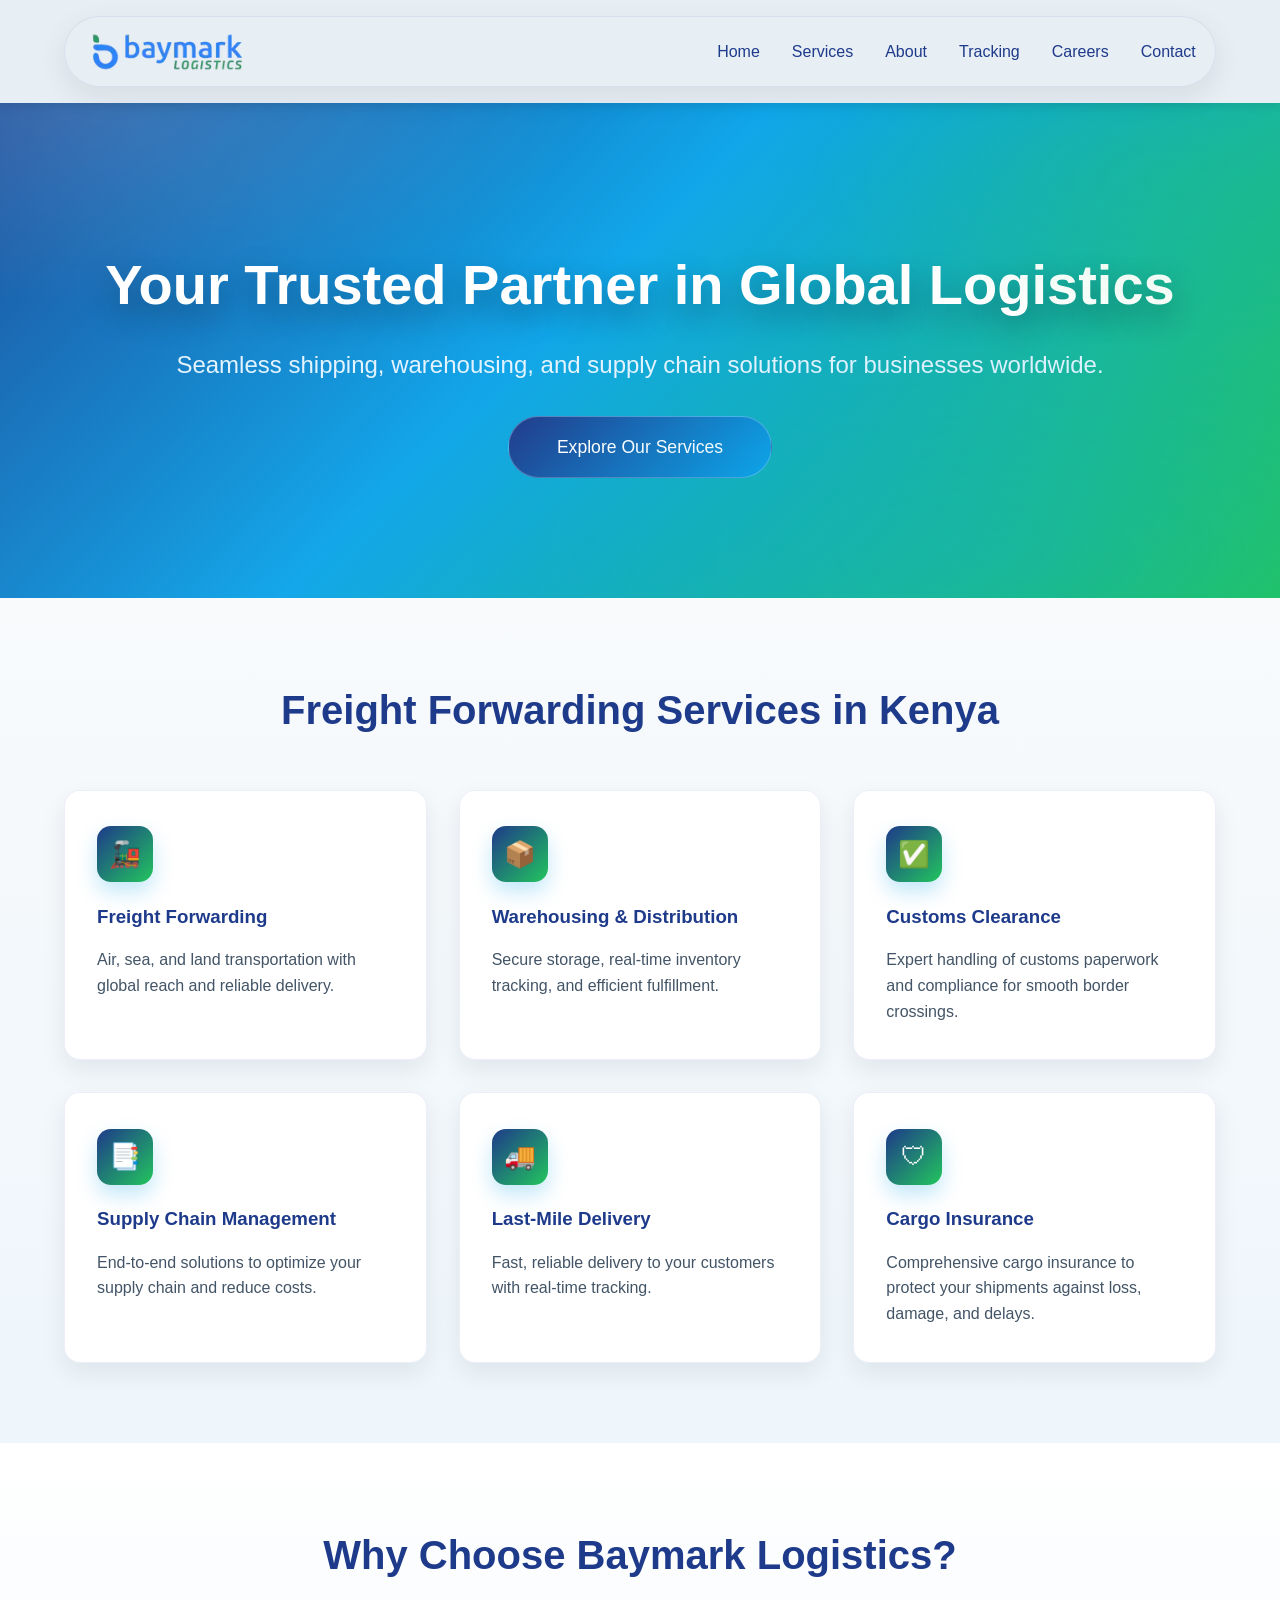
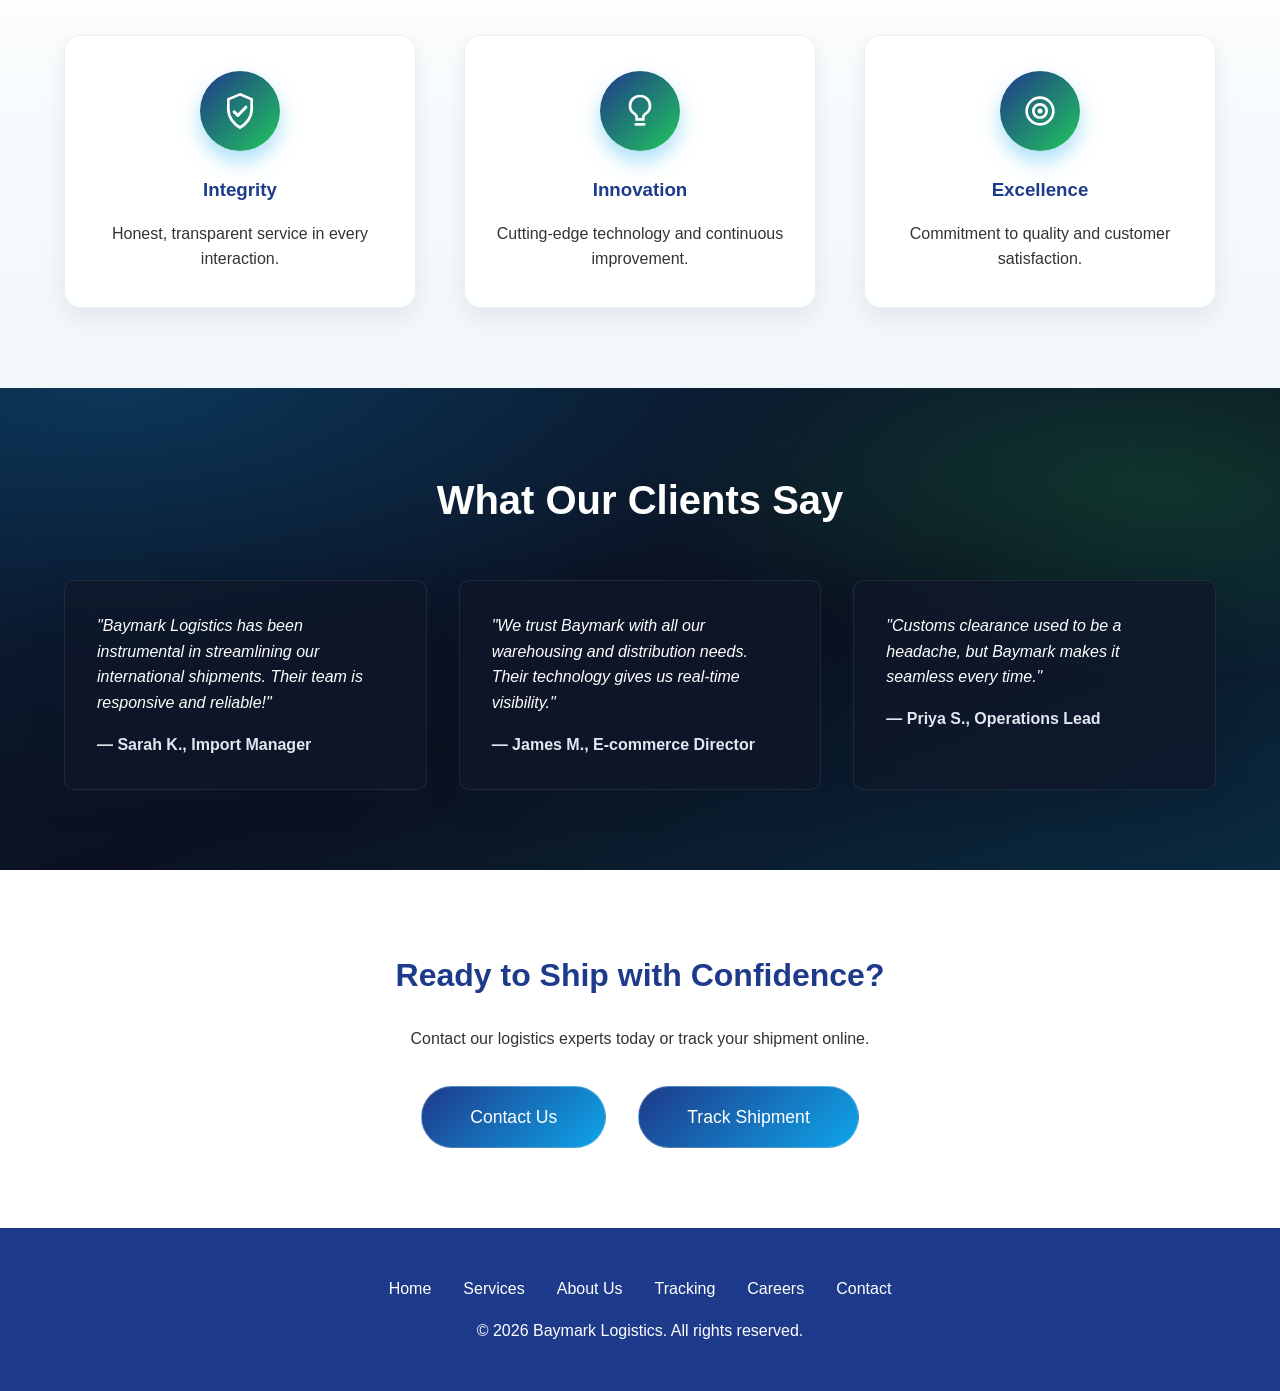
<file: index.html>
<!DOCTYPE html>
<html lang="en">
<head>
    <meta charset="UTF-8">
    <meta name="viewport" content="width=device-width, initial-scale=1.0">
    <meta name="theme-color" content="#0b3d91">
    <title>Baymark Logistics Kenya | Freight Forwarding & Global Logistics Solutions</title>

    <meta name="description" content="Baymark Logistics Kenya offers global freight forwarding, warehousing, customs clearance, and supply chain solutions for businesses worldwide.">

    <link rel="preload" as="image" href="logo/logobg.webp" type="image/webp">

    
    <!-- Favicon -->
  <link rel="icon" href="logo/logoIcon-ICO.ico" type="image/x-icon">
    <link rel="preload" href="index.css" as="style">
<link rel="stylesheet" href="index.css">
    
    <!-- Facebook Meta Tags -->
    <meta property="og:title" content="Baymark Logistics - Global Logistics Solutions">
    <meta property="og:description" content="Seamless shipping, warehousing, and supply chain solutions for businesses worldwide.">
    <meta property="og:image" content="https://baymark.co.ke/logo/logobg.webp">
    <meta property="og:image:alt" content="Baymark Logistics - Global Logistics Solutions">
    <meta property="og:site_name" content="Baymark Logistics">
    <meta property="og:locale" content="en_US">
    <meta property="og:image:width" content="1200">
    <meta property="og:image:height" content="630">
    <meta property="og:url" content="https://baymark.co.ke/">
    <meta property="og:type" content="website">
   
    <!-- Twitter Meta Tags -->      
    <meta name="twitter:title" content="Baymark Logistics - Global Logistics Solutions">
    <meta name="twitter:description" content="Seamless shipping, warehousing, and supply chain solutions for businesses worldwide.">
    <meta name="twitter:image" content="https://baymark.co.ke/logo/logobg.webp">
    <meta name="twitter:image:alt" content="Baymark Logistics - Global Logistics Solutions">
    <meta name="twitter:url" content="https://baymark.co.ke/">
    <meta name="twitter:card" content="summary_large_image">
    
   <!-- Preconnect for faster DNS -->
<link rel="preconnect" href="https://fonts.googleapis.com">
<link rel="preconnect" href="https://fonts.gstatic.com" crossorigin>

<!-- Combine all fonts into one request -->
<link rel="preload" as="style" href="https://fonts.googleapis.com/css2?family=Roboto:wght@400;700&family=Montserrat:wght@400;700&family=Open+Sans:wght@400;700&display=swap">
<link rel="stylesheet" href="https://fonts.googleapis.com/css2?family=Roboto:wght@400;700&family=Montserrat:wght@400;700&family=Open+Sans:wght@400;700&display=swap" media="print" onload="this.media='all'">
<noscript><link rel="stylesheet" href="https://fonts.googleapis.com/css2?family=Roboto:wght@400;700&family=Montserrat:wght@400;700&family=Open+Sans:wght@400;700&display=swap"></noscript>
    

    <!-- Canonical URL to avoid duplicate content issues -->
   <link rel="canonical" href="https://baymark.co.ke/">
    
   <!-- Sitemap -->
<link rel="sitemap" type="application/xml" title="Sitemap" href="https://baymark.co.ke/sitemap.xml">

    <!-- Robots Meta Tag -->
<meta name="robots" content="index, follow">

<!-- Structured Data for Google -->
<script type="application/ld+json">
{
  "@context": "https://schema.org",
  "@type": "Organization",
  "name": "Baymark Logistics",
  "url": "https://baymark.co.ke",
  "logo": "https://baymark.co.ke/logo/logobg.webp",
  
  "contactPoint": {
    "@type": "ContactPoint",
    "telephone": "+254-703-880273",
    "contactType": "Customer Service",
    "areaServed": "KE",
    "availableLanguage": "English"
  }
}
</script>
<script type="application/ld+json">
{
  "@context": "https://schema.org",
  "@type": "WebSite",
  "name": "Baymark Logistics",
  "url": "https://baymark.co.ke",
  "potentialAction": {
    "@type": "SearchAction",
    "target": "https://baymark.co.ke/services.html",
    "query-input": "required name=search_term_string"
  }
}
</script>

</head>
<body>
    <nav>
        <div class="container">
            <a href="index.html" class="logo"><img src="logo/logobg.webp" alt="Baymark Logistics Logo" width="200" height="60"></a>
           
            <ul class="nav-links">
                <li><a href="index.html">Home</a></li>
                <li><a href="services.html">Services</a></li>
                <li><a href="about.html">About</a></li>
                <li><a href="tracking.html">Tracking</a></li>
                <li><a href="careers.html">Careers</a></li>
                <li><a href="contact.html">Contact</a></li>
            </ul> 
            <div class="hamburger">
            <span></span>
            <span></span>
            <span></span>
        </div>
        </div>
    </nav>

    <section class="hero">
        <h1>Your Trusted Partner in Global Logistics</h1>
        <p>Seamless shipping, warehousing, and supply chain solutions for businesses worldwide.</p>
        <a href="services.html" class="cta-button">Explore Our Services</a>
    </section>

    <section class="services">
        <h2 class="section-title">Freight Forwarding Services in Kenya</h2>
        <div class="services-grid">
            <div class="service-card">
                <div class="service-icon">&#128642;</div>
                <h3>Freight Forwarding</h3>
                <p>Air, sea, and land transportation with global reach and reliable delivery.</p>
            </div>
            <div class="service-card">
                <div class="service-icon">&#128230;</div>
                <h3>Warehousing & Distribution</h3>
                <p>Secure storage, real-time inventory tracking, and efficient fulfillment.</p>
            </div>
            <div class="service-card">
                <div class="service-icon">&#9989;</div>
                <h3>Customs Clearance</h3>
                <p>Expert handling of customs paperwork and compliance for smooth border crossings.</p>
            </div>
            <div class="service-card">
                <div class="service-icon">&#128209;</div>
                <h3>Supply Chain Management</h3>
                <p>End-to-end solutions to optimize your supply chain and reduce costs.</p>
            </div>
            <div class="service-card">
                <div class="service-icon">&#128666;</div>
                <h3>Last-Mile Delivery</h3>
                <p>Fast, reliable delivery to your customers with real-time tracking.</p>
            </div>        
            <div class="service-card">
                <div class="service-icon">&#128737;</div>
                <h3>Cargo Insurance</h3>
                <p>Comprehensive cargo insurance to protect your shipments against loss, damage, and delays.</p>
            </div>
        </div>
    </section>

        <section class="features">
        <h2 class="section-title">Why Choose Baymark Logistics?</h2>
        <div class="features-grid">
            <div class="feature-item">
                <div class="feature-icon" aria-hidden="true">
                    <svg viewBox="0 0 24 24" role="img" focusable="false">
                        <path d="M12 2l7 3v6c0 5-3.5 9-7 11-3.5-2-7-6-7-11V5l7-3z" fill="none" stroke="currentColor" stroke-width="1.6"/>
                        <path d="M8.5 12.5l2.2 2.2 4.8-5" fill="none" stroke="currentColor" stroke-width="1.8" stroke-linecap="round" stroke-linejoin="round"/>
                    </svg>
                </div>
                <h3>Integrity</h3>
                <p>Honest, transparent service in every interaction.</p>
            </div>
            <div class="feature-item">
                <div class="feature-icon" aria-hidden="true">
                    <svg viewBox="0 0 24 24" role="img" focusable="false">
                        <path d="M12 3c3.3 0 6 2.6 6 5.8 0 2.1-1.1 3.9-2.8 4.9-.6.4-1.2 1.2-1.2 2.1V17H10v-1.2c0-.9-.6-1.7-1.2-2.1C7.1 12.7 6 10.9 6 8.8 6 5.6 8.7 3 12 3z" fill="none" stroke="currentColor" stroke-width="1.6" stroke-linecap="round"/>
                        <path d="M9.5 20h5" fill="none" stroke="currentColor" stroke-width="1.6" stroke-linecap="round"/>
                    </svg>
                </div>
                <h3>Innovation</h3>
                <p>Cutting-edge technology and continuous improvement.</p>
            </div>
            <div class="feature-item">
                <div class="feature-icon" aria-hidden="true">
                    <svg viewBox="0 0 24 24" role="img" focusable="false">
                        <circle cx="12" cy="12" r="8" fill="none" stroke="currentColor" stroke-width="1.6"/>
                        <circle cx="12" cy="12" r="4" fill="none" stroke="currentColor" stroke-width="1.6"/>
                        <circle cx="12" cy="12" r="1.5" fill="currentColor"/>
                    </svg>
                </div>
                <h3>Excellence</h3>
                <p>Commitment to quality and customer satisfaction.</p>
            </div>
        </div>
    </section>

    <section class="testimonials">
        <h2 class="section-title" style="color: white;">What Our Clients Say</h2>
        <div class="testimonials-grid">
            <div class="testimonial-card">
                <p>"Baymark Logistics has been instrumental in streamlining our international shipments. Their team is responsive and reliable!"</p>
                <div class="testimonial-author">— Sarah K., Import Manager</div>
            </div>
            <div class="testimonial-card">
                <p>"We trust Baymark with all our warehousing and distribution needs. Their technology gives us real-time visibility."</p>
                <div class="testimonial-author">— James M., E-commerce Director</div>
            </div>
            <div class="testimonial-card">
                <p>"Customs clearance used to be a headache, but Baymark makes it seamless every time."</p>
                <div class="testimonial-author">— Priya S., Operations Lead</div>
            </div>
        </div>
    </section>

    <section class="content-section" style="text-align: center;">
        <h2>Ready to Ship with Confidence?</h2>
        <p>Contact our logistics experts today or track your shipment online.</p>
        <div class="cta-buttons-container">
            <a href="contact.html" class="cta-button" style="margin-right: 1rem;">Contact Us</a>
            <a href="tracking.html" class="cta-button">Track Shipment</a>
        </div>
    </section>

    <footer>
        <div class="footer-links">
            <a href="index.html">Home</a>
            <a href="services.html">Services</a>
            <a href="about.html">About Us</a>
            <a href="tracking.html">Tracking</a>
            <a href="careers.html">Careers</a>
            <a href="contact.html">Contact</a>
        </div>
        <p>&copy; 2026 Baymark Logistics. All rights reserved.</p>
    </footer>

    <script src="index.js" defer></script>
</body>
</html>
</file>
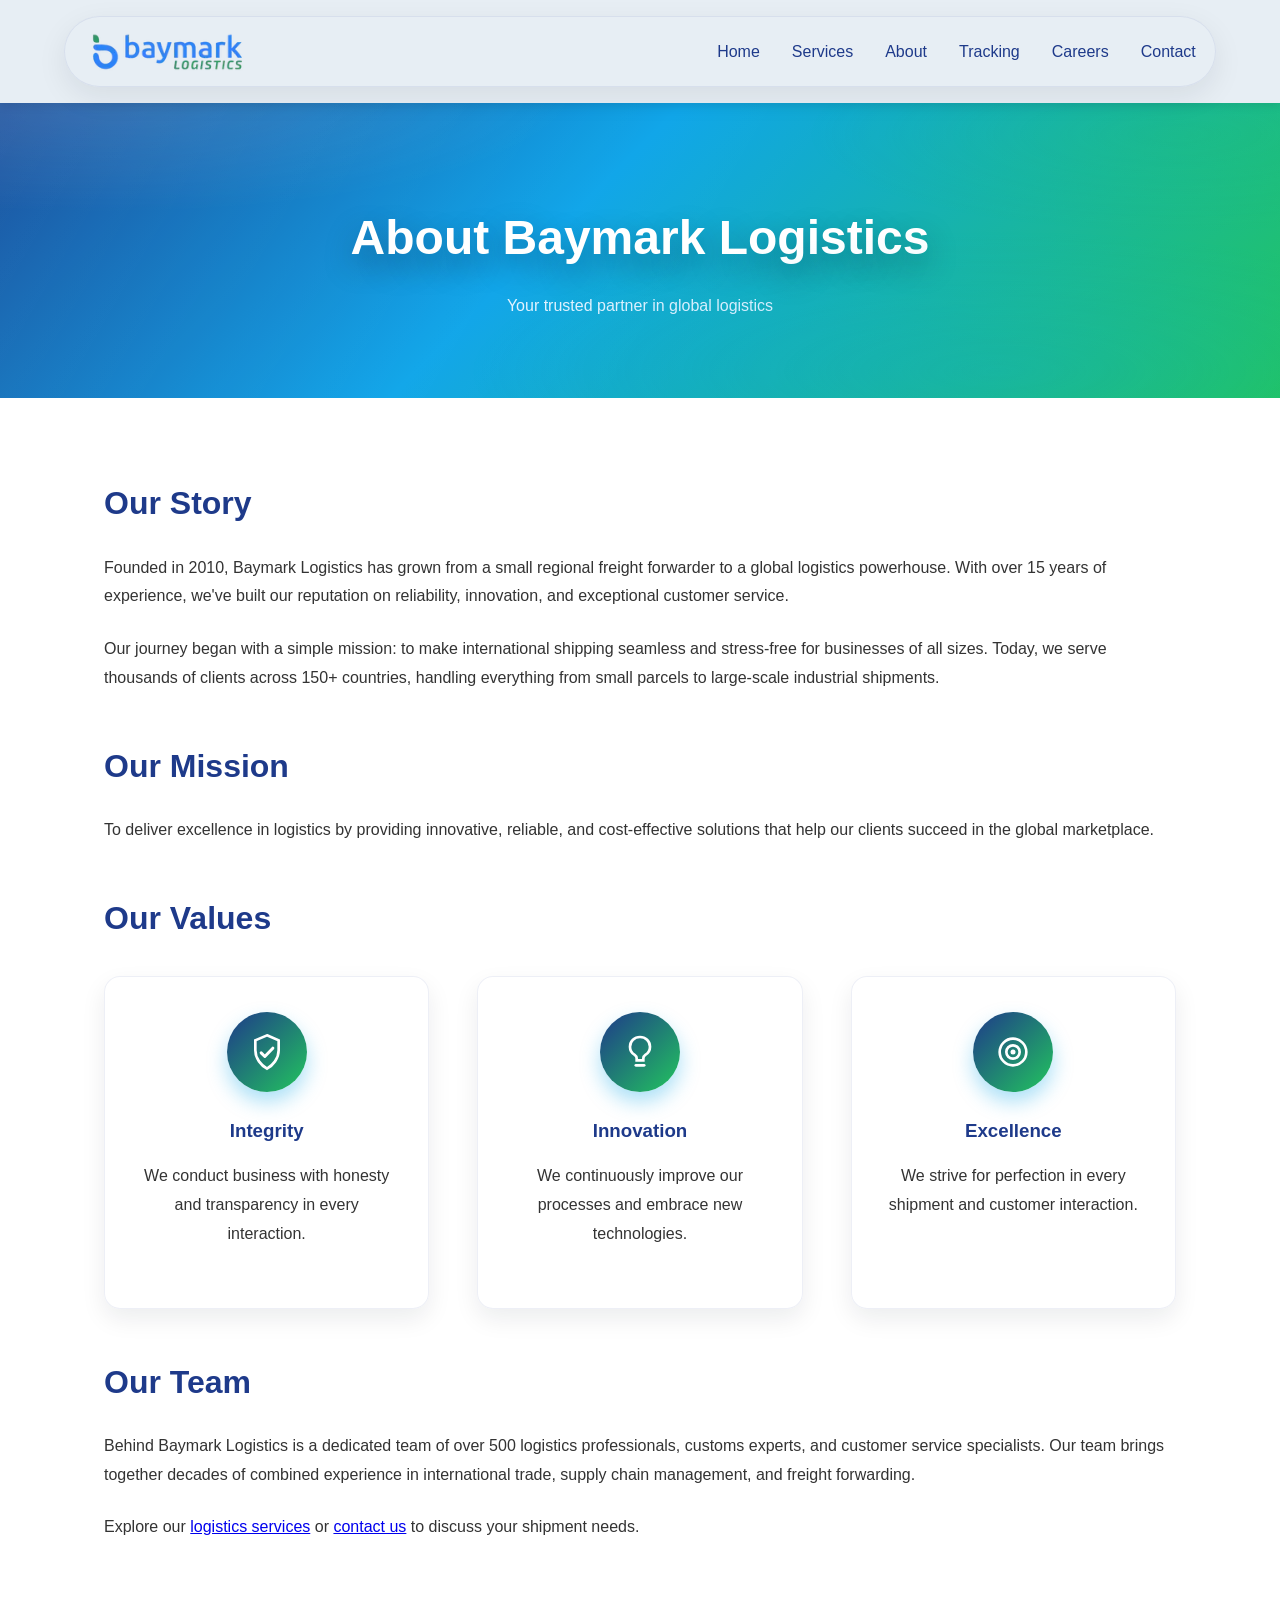
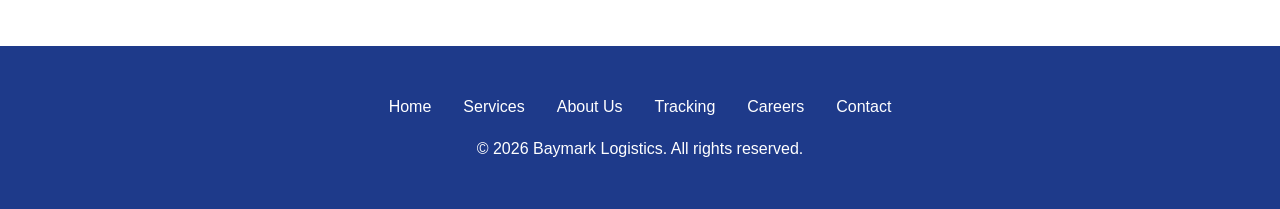
<file: about.html>
<!DOCTYPE html>
<html lang="en">
<head>
    <meta charset="UTF-8">
    <meta name="viewport" content="width=device-width, initial-scale=1.0">
    <meta name="theme-color" content="#0b3d91">
    <title>About Us - Baymark Logistics</title>
    <meta name="description" content="Learn more about Baymark Logistics, our mission, vision, and commitment to excellence in global logistics solutions.">

    <link rel="preload" as="image" href="logo/logobg.webp" type="image/webp">
   
    <!-- Favicon -->
  <link rel="icon" href="logo/logoIcon-ICO.ico" type="image/x-icon">
    <link rel="preload" href="index.css" as="style">
<link rel="stylesheet" href="index.css">

    
    <!-- Facebook Meta Tags -->
    <meta property="og:title" content="Baymark Logistics - Global Logistics Solutions">
    <meta property="og:description" content="Learn more about Baymark Logistics and our commitment to excellence in global logistics.">
    <meta property="og:image" content="https://baymark.co.ke/logo/logobg.webp">
    <meta property="og:image:alt" content="Baymark Logistics - Global Logistics Solutions">
    <meta property="og:site_name" content="Baymark Logistics">
    <meta property="og:locale" content="en_US">
    <meta property="og:image:width" content="1200">
    <meta property="og:image:height" content="630">
    <meta property="og:url" content="https://baymark.co.ke/about.html">
    <meta property="og:type" content="website">
    
    <!-- Twitter Meta Tags -->
    <meta name="twitter:title" content="Baymark Logistics - Global Logistics Solutions">
    <meta name="twitter:description" content="Learn more about Baymark Logistics and our commitment to excellence in global logistics.">
    <meta name="twitter:image" content="https://baymark.co.ke/logo/logobg.webp">
    <meta name="twitter:image:alt" content="Baymark Logistics - Global Logistics Solutions">
    <meta name="twitter:url" content="https://baymark.co.ke/about.html">
    <meta name="twitter:card" content="summary_large_image">
    
    <!-- Preconnect for faster DNS -->
<link rel="preconnect" href="https://fonts.googleapis.com">
<link rel="preconnect" href="https://fonts.gstatic.com" crossorigin>

<!-- Combine all fonts into one request -->
<link rel="preload" as="style" href="https://fonts.googleapis.com/css2?family=Roboto:wght@400;700&family=Montserrat:wght@400;700&family=Open+Sans:wght@400;700&display=swap">
<link rel="stylesheet" href="https://fonts.googleapis.com/css2?family=Roboto:wght@400;700&family=Montserrat:wght@400;700&family=Open+Sans:wght@400;700&display=swap" media="print" onload="this.media='all'">
<noscript><link rel="stylesheet" href="https://fonts.googleapis.com/css2?family=Roboto:wght@400;700&family=Montserrat:wght@400;700&family=Open+Sans:wght@400;700&display=swap"></noscript>

    <!-- Canonical URL to avoid duplicate content issues -->
   <link rel="canonical" href="https://baymark.co.ke/about.html">

    <!-- Sitemap -->
    <link rel="sitemap" type="application/xml" title="Sitemap" href="https://baymark.co.ke/sitemap.xml">
    <!-- Robots Meta Tag -->
<meta name="robots" content="index, follow">

<!-- Structured Data for Google -->
<script type="application/ld+json">
{
  "@context": "https://schema.org",
  "@type": "Organization",
  "name": "Baymark Logistics",
  "url": "https://baymark.co.ke/about.html",
  "logo": "https://baymark.co.ke/logo/logobg.webp",
  
  "contactPoint": {
    "@type": "ContactPoint",
    "telephone": "+254-703-880273",
    "contactType": "Customer Service",
    "areaServed": "KE",
    "availableLanguage": "English"
  }
}
</script>
</head>
<body>
    <nav>
        <div class="container">
            <a href="index.html" class="logo"><img src="logo/logobg.webp" alt="Baymark Logistics Logo" width="200" height="60"></a>
            
            <ul class="nav-links">
                <li><a href="index.html">Home</a></li>
                <li><a href="services.html">Services</a></li>
                <li><a href="about.html">About</a></li>
                <li><a href="tracking.html">Tracking</a></li>
                <li><a href="careers.html">Careers</a></li>
                <li><a href="contact.html">Contact</a></li>
            </ul>
            <div class="hamburger">
                <span></span>
                <span></span>
                <span></span>
            </div>
        </div>
    </nav>

    <section class="page-header">
        <h1>About Baymark Logistics</h1>
        <p>Your trusted partner in global logistics</p>
    </section>

    <section class="content-section">
        <h2>Our Story</h2>
        <p>Founded in 2010, Baymark Logistics has grown from a small regional freight forwarder to a global logistics powerhouse. With over 15 years of experience, we've built our reputation on reliability, innovation, and exceptional customer service.</p>
        
        <p>Our journey began with a simple mission: to make international shipping seamless and stress-free for businesses of all sizes. Today, we serve thousands of clients across 150+ countries, handling everything from small parcels to large-scale industrial shipments.</p>

        <h2 style="margin-top: 3rem;">Our Mission</h2>
        <p>To deliver excellence in logistics by providing innovative, reliable, and cost-effective solutions that help our clients succeed in the global marketplace.</p>

        <h2 style="margin-top: 3rem;">Our Values</h2>
        <div class="features-grid" style="margin-top: 2rem;">
            <div class="feature-item">
                <div class="feature-icon" aria-hidden="true">
                    <svg viewBox="0 0 24 24" role="img" focusable="false">
                        <path d="M12 2l7 3v6c0 5-3.5 9-7 11-3.5-2-7-6-7-11V5l7-3z" fill="none" stroke="currentColor" stroke-width="1.6"/>
                        <path d="M8.5 12.5l2.2 2.2 4.8-5" fill="none" stroke="currentColor" stroke-width="1.8" stroke-linecap="round" stroke-linejoin="round"/>
                    </svg>
                </div>
                <h3>Integrity</h3>
                <p>We conduct business with honesty and transparency in every interaction.</p>
            </div>
            <div class="feature-item">
                <div class="feature-icon" aria-hidden="true">
                    <svg viewBox="0 0 24 24" role="img" focusable="false">
                        <path d="M12 3c3.3 0 6 2.6 6 5.8 0 2.1-1.1 3.9-2.8 4.9-.6.4-1.2 1.2-1.2 2.1V17H10v-1.2c0-.9-.6-1.7-1.2-2.1C7.1 12.7 6 10.9 6 8.8 6 5.6 8.7 3 12 3z" fill="none" stroke="currentColor" stroke-width="1.6" stroke-linecap="round"/>
                        <path d="M9.5 20h5" fill="none" stroke="currentColor" stroke-width="1.6" stroke-linecap="round"/>
                    </svg>
                </div>
                <h3>Innovation</h3>
                <p>We continuously improve our processes and embrace new technologies.</p>
            </div>
            <div class="feature-item">
                <div class="feature-icon" aria-hidden="true">
                    <svg viewBox="0 0 24 24" role="img" focusable="false">
                        <circle cx="12" cy="12" r="8" fill="none" stroke="currentColor" stroke-width="1.6"/>
                        <circle cx="12" cy="12" r="4" fill="none" stroke="currentColor" stroke-width="1.6"/>
                        <circle cx="12" cy="12" r="1.5" fill="currentColor"/>
                    </svg>
                </div>
                <h3>Excellence</h3>
                <p>We strive for perfection in every shipment and customer interaction.</p>
            </div>
        </div>

        <h2 style="margin-top: 3rem;">Our Team</h2>
        <p>Behind Baymark Logistics is a dedicated team of over 500 logistics professionals, customs experts, and customer service specialists. Our team brings together decades of combined experience in international trade, supply chain management, and freight forwarding.</p>
        <p>Explore our <a href="services.html">logistics services</a> or <a href="contact.html">contact us</a> to discuss your shipment needs.</p>
    </section>

    <footer>
        <div class="footer-links">
            <a href="index.html">Home</a>
            <a href="services.html">Services</a>
            <a href="about.html">About Us</a>
            <a href="tracking.html">Tracking</a>
            <a href="careers.html">Careers</a>
            <a href="contact.html">Contact</a>
        </div>
        <p>&copy; 2026 Baymark Logistics. All rights reserved.</p>
    </footer>

    <script src="index.js" defer></script>
</body>
</html>
</file>
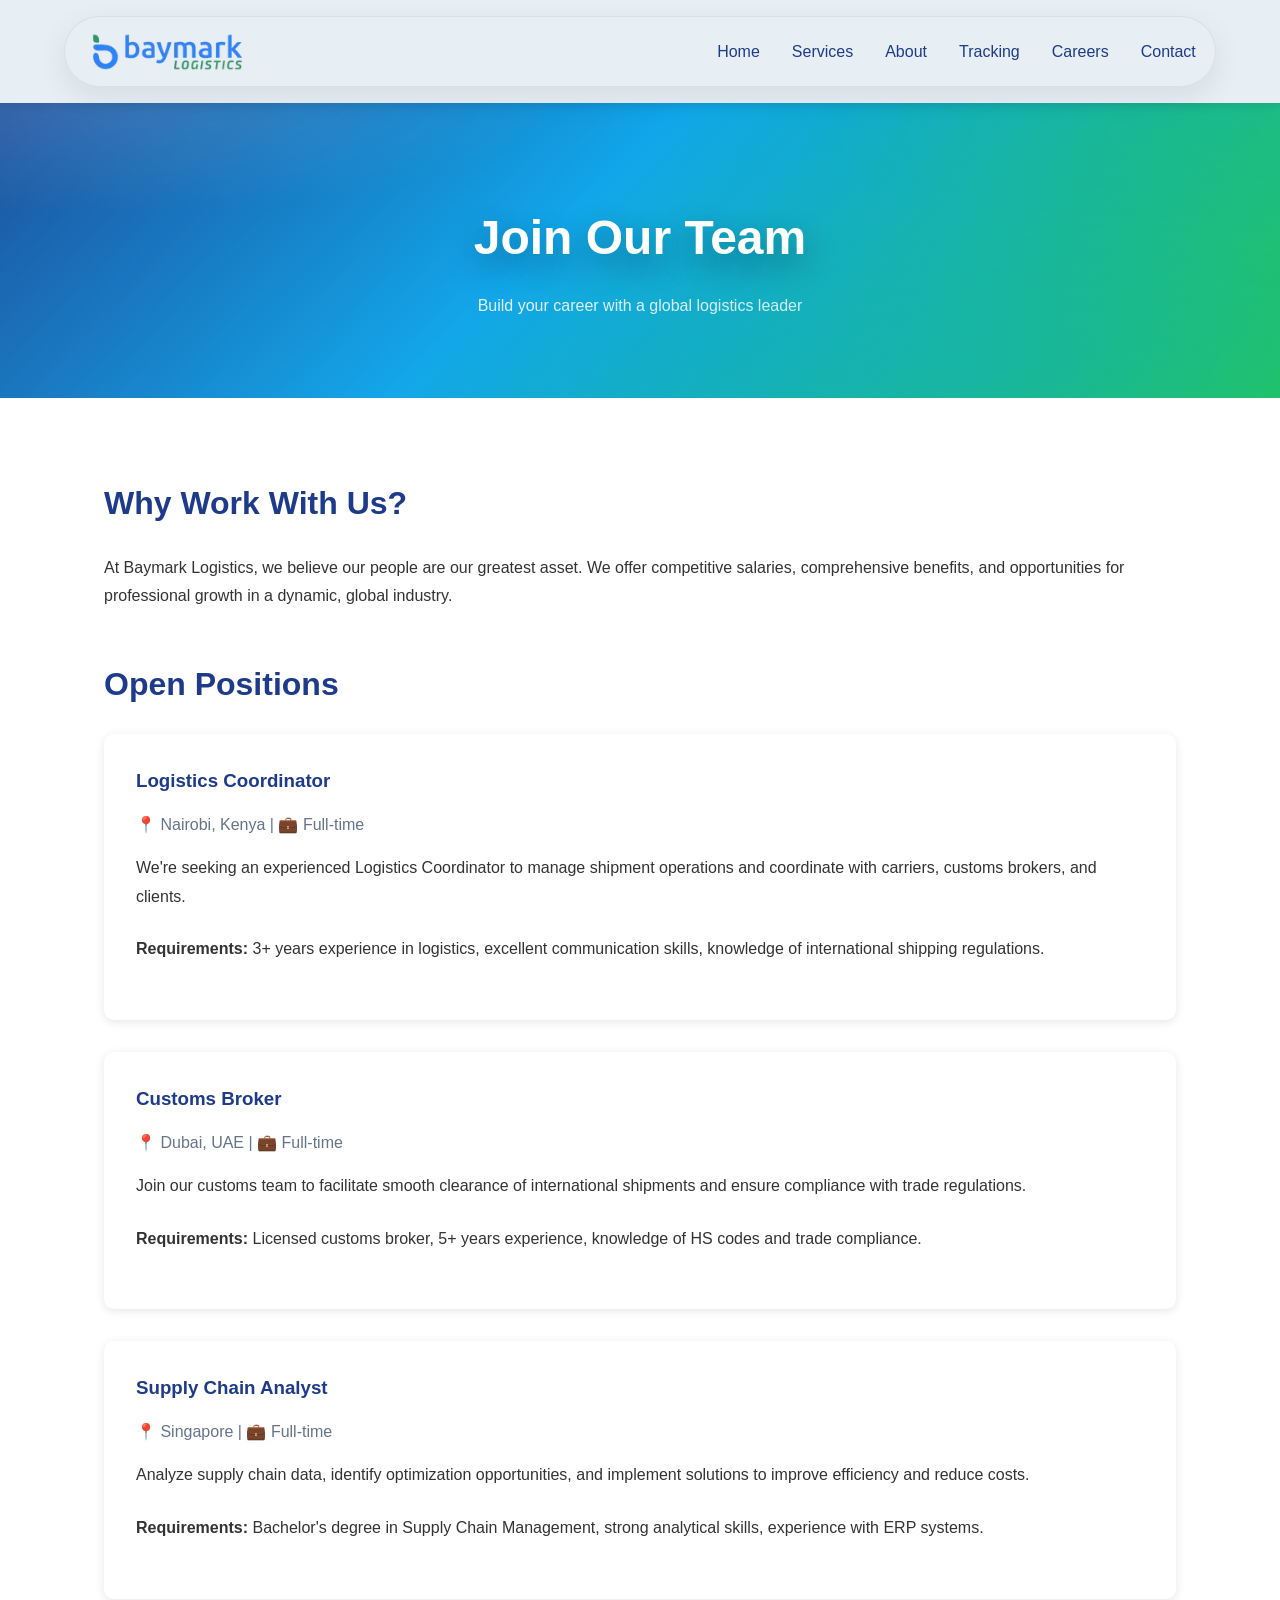
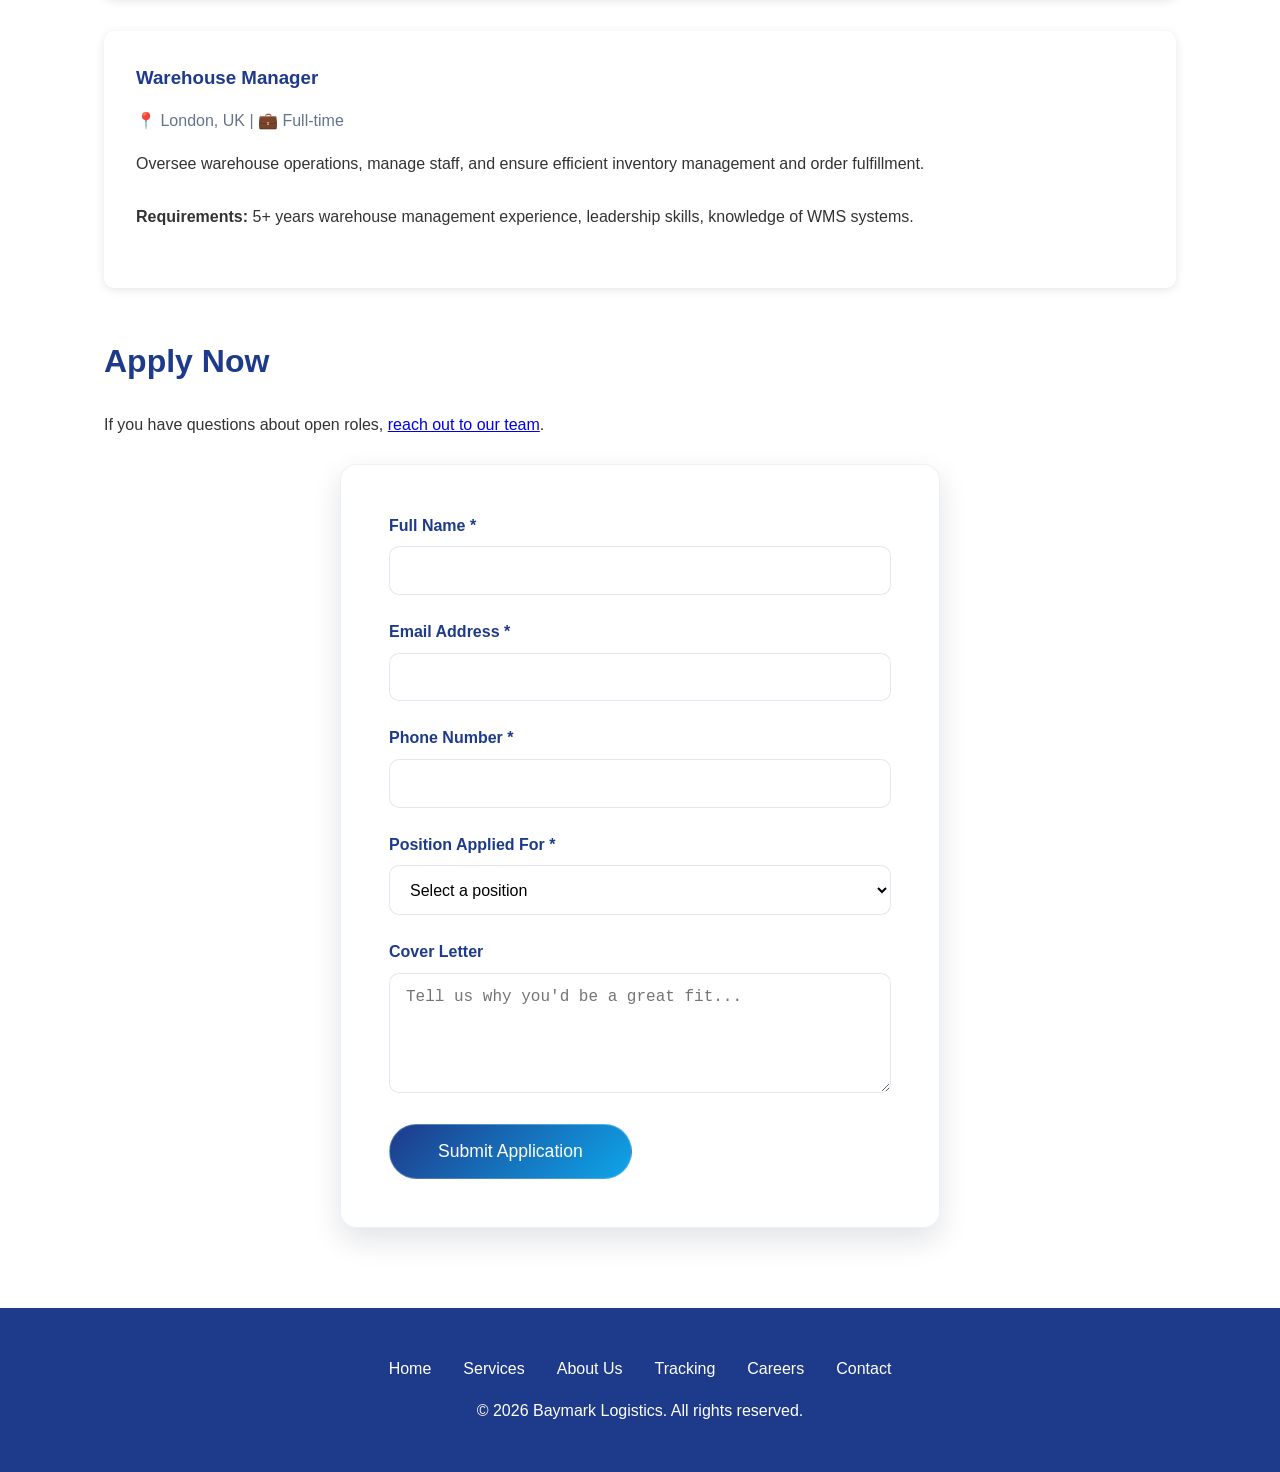
<file: careers.html>
<!DOCTYPE html>
<html lang="en">
<head>
    <meta charset="UTF-8">
    <meta name="viewport" content="width=device-width, initial-scale=1.0">
    <meta name="theme-color" content="#0b3d91">
    <title>Careers - Baymark Logistics</title>
    <meta name="description" content="Join our team and build your career with a global logistics leader.">

    <link rel="preload" as="image" href="logo/logobg.webp" type="image/webp">

    <!-- Favicon -->
  <link rel="icon" href="logo/logoIcon-ICO.ico" type="image/x-icon">
    <link rel="preload" href="index.css" as="style">
<link rel="stylesheet" href="index.css">
    
    <!-- Facebook Meta Tags -->
    <meta property="og:title" content="Careers - Baymark Logistics">
    <meta property="og:description" content="Join our team and build your career with a global logistics leader.">
    <meta property="og:image" content="https://baymark.co.ke/logo/logobg.webp">
    <meta property="og:image:alt" content="Baymark Logistics - Global Logistics Solutions">
    <meta property="og:site_name" content="Baymark Logistics">
    <meta property="og:locale" content="en_US">
    <meta property="og:image:width" content="1200">
    <meta property="og:image:height" content="630">
    <meta property="og:url" content="https://baymark.co.ke/careers.html">
    <meta property="og:type" content="website">

    <!-- Twitter Meta Tags -->
    <meta name="twitter:title" content="Careers - Baymark Logistics">
    <meta name="twitter:description" content="Join our team and build your career with a global logistics leader.">
    <meta name="twitter:image" content="https://baymark.co.ke/logo/logobg.webp">
    <meta name="twitter:image:alt" content="Baymark Logistics - Global Logistics Solutions">
    <meta name="twitter:url" content="https://baymark.co.ke/careers.html">
    <meta name="twitter:card" content="summary_large_image">

   <!-- Preconnect for faster DNS -->
<link rel="preconnect" href="https://fonts.googleapis.com">
<link rel="preconnect" href="https://fonts.gstatic.com" crossorigin>

<!-- Combine all fonts into one request -->
<link rel="preload" as="style" href="https://fonts.googleapis.com/css2?family=Roboto:wght@400;700&family=Montserrat:wght@400;700&family=Open+Sans:wght@400;700&display=swap">
<link rel="stylesheet" href="https://fonts.googleapis.com/css2?family=Roboto:wght@400;700&family=Montserrat:wght@400;700&family=Open+Sans:wght@400;700&display=swap" media="print" onload="this.media='all'">
<noscript><link rel="stylesheet" href="https://fonts.googleapis.com/css2?family=Roboto:wght@400;700&family=Montserrat:wght@400;700&family=Open+Sans:wght@400;700&display=swap"></noscript>
 

    <!-- Canonical URL to avoid duplicate content issues -->    
   <link rel="canonical" href="https://baymark.co.ke/careers.html">

   <!-- Sitemap -->
   <link rel="sitemap" type="application/xml" title="Sitemap" href="https://baymark.co.ke/sitemap.xml">

   <!-- Robots Meta Tag -->
   <meta name="robots" content="index, follow">

   <!-- Structured Data for Google -->
<script type="application/ld+json">
{
  "@context": "https://schema.org",
  "@type": "Organization",
  "name": "Baymark Logistics",
  "url": "https://baymark.co.ke/careers.html",
  "logo": "https://baymark.co.ke/logo/logobg.webp",
  
  "contactPoint": {
    "@type": "ContactPoint",
    "telephone": "+254-703-880273",
    "contactType": "Customer Service",
    "areaServed": "KE",
    "availableLanguage": "English"
  }
}
</script>

</head>
<body>
    <nav>
        <div class="container">
            <a href="index.html" class="logo"><img src="logo/logobg.webp" alt="Baymark Logistics Logo" width="200" height="60"></a>
           
            <ul class="nav-links">
                <li><a href="index.html">Home</a></li>
                <li><a href="services.html">Services</a></li>
                <li><a href="about.html">About</a></li>
                <li><a href="tracking.html">Tracking</a></li>
                <li><a href="careers.html">Careers</a></li>
                <li><a href="contact.html">Contact</a></li>
            </ul>
             <div class="hamburger">
                <span></span>
                <span></span>
                <span></span>
            </div>
        </div>
    </nav>

<section class="page-header">
    <h1>Join Our Team</h1>
    <p>Build your career with a global logistics leader</p>
</section>

<section class="content-section">
    <h2>Why Work With Us?</h2>
    <p>At Baymark Logistics, we believe our people are our greatest asset. We offer competitive salaries, comprehensive benefits, and opportunities for professional growth in a dynamic, global industry.</p>

    <h2 style="margin-top: 3rem;">Open Positions</h2>

    <div class="job-listing">
        <h3>Logistics Coordinator</h3>
        <div class="job-meta">📍 Nairobi, Kenya | 💼 Full-time</div>
        <p>We're seeking an experienced Logistics Coordinator to manage shipment operations and coordinate with carriers, customs brokers, and clients.</p>
        <p><strong>Requirements:</strong> 3+ years experience in logistics, excellent communication skills, knowledge of international shipping regulations.</p>
    </div>

    <div class="job-listing">
        <h3>Customs Broker</h3>
        <div class="job-meta">📍 Dubai, UAE | 💼 Full-time</div>
        <p>Join our customs team to facilitate smooth clearance of international shipments and ensure compliance with trade regulations.</p>
        <p><strong>Requirements:</strong> Licensed customs broker, 5+ years experience, knowledge of HS codes and trade compliance.</p>
    </div>

    <div class="job-listing">
        <h3>Supply Chain Analyst</h3>
        <div class="job-meta">📍 Singapore | 💼 Full-time</div>
        <p>Analyze supply chain data, identify optimization opportunities, and implement solutions to improve efficiency and reduce costs.</p>
        <p><strong>Requirements:</strong> Bachelor's degree in Supply Chain Management, strong analytical skills, experience with ERP systems.</p>
    </div>

    <div class="job-listing">
        <h3>Warehouse Manager</h3>
        <div class="job-meta">📍 London, UK | 💼 Full-time</div>
        <p>Oversee warehouse operations, manage staff, and ensure efficient inventory management and order fulfillment.</p>
        <p><strong>Requirements:</strong> 5+ years warehouse management experience, leadership skills, knowledge of WMS systems.</p>
    </div>

    <h2 style="margin-top: 3rem;">Apply Now</h2>
    <p>If you have questions about open roles, <a href="contact.html">reach out to our team</a>.</p>
    <div class="contact-form">
        <form name="careers-application" method="POST" data-netlify="true" netlify-honeypot="bot-field">
            <input type="hidden" name="form-name" value="careers-application">
            <p style="display:none;">
                <label>Don’t fill this out if you’re human: <input name="bot-field"></label>
            </p>
            <div class="form-group">
                <label for="name">Full Name *</label>
                <input type="text" id="name" name="name" required>
            </div>
            <div class="form-group">
                <label for="email">Email Address *</label>
                <input type="email" id="email" name="email" required>
            </div>
            <div class="form-group">
                <label for="phone">Phone Number *</label>
                <input type="tel" id="phone" name="phone" required>
            </div>
            <div class="form-group">
                <label for="position">Position Applied For *</label>
                <select id="position" name="position" required>
                    <option value="">Select a position</option>
                    <option value="logistics-coordinator">Logistics Coordinator</option>
                    <option value="customs-broker">Customs Broker</option>
                    <option value="supply-chain-analyst">Supply Chain Analyst</option>
                    <option value="warehouse-manager">Warehouse Manager</option>
                </select>
            </div>
            <div class="form-group">
                <label for="cover-letter">Cover Letter</label>
                <textarea id="cover-letter" name="cover-letter" placeholder="Tell us why you'd be a great fit..."></textarea>
            </div>
            <button type="submit" class="cta-button">Submit Application</button>
        </form>
    </div>
</section>

<footer>
    <div class="footer-links">
        <a href="index.html">Home</a>
        <a href="services.html">Services</a>
        <a href="about.html">About Us</a>
        <a href="tracking.html">Tracking</a>
        <a href="careers.html">Careers</a>
        <a href="contact.html">Contact</a>
    </div>
    <p>&copy; 2026 Baymark Logistics. All rights reserved.</p>
</footer>

<script src="index.js" defer></script>
</body>
</html>
</file>
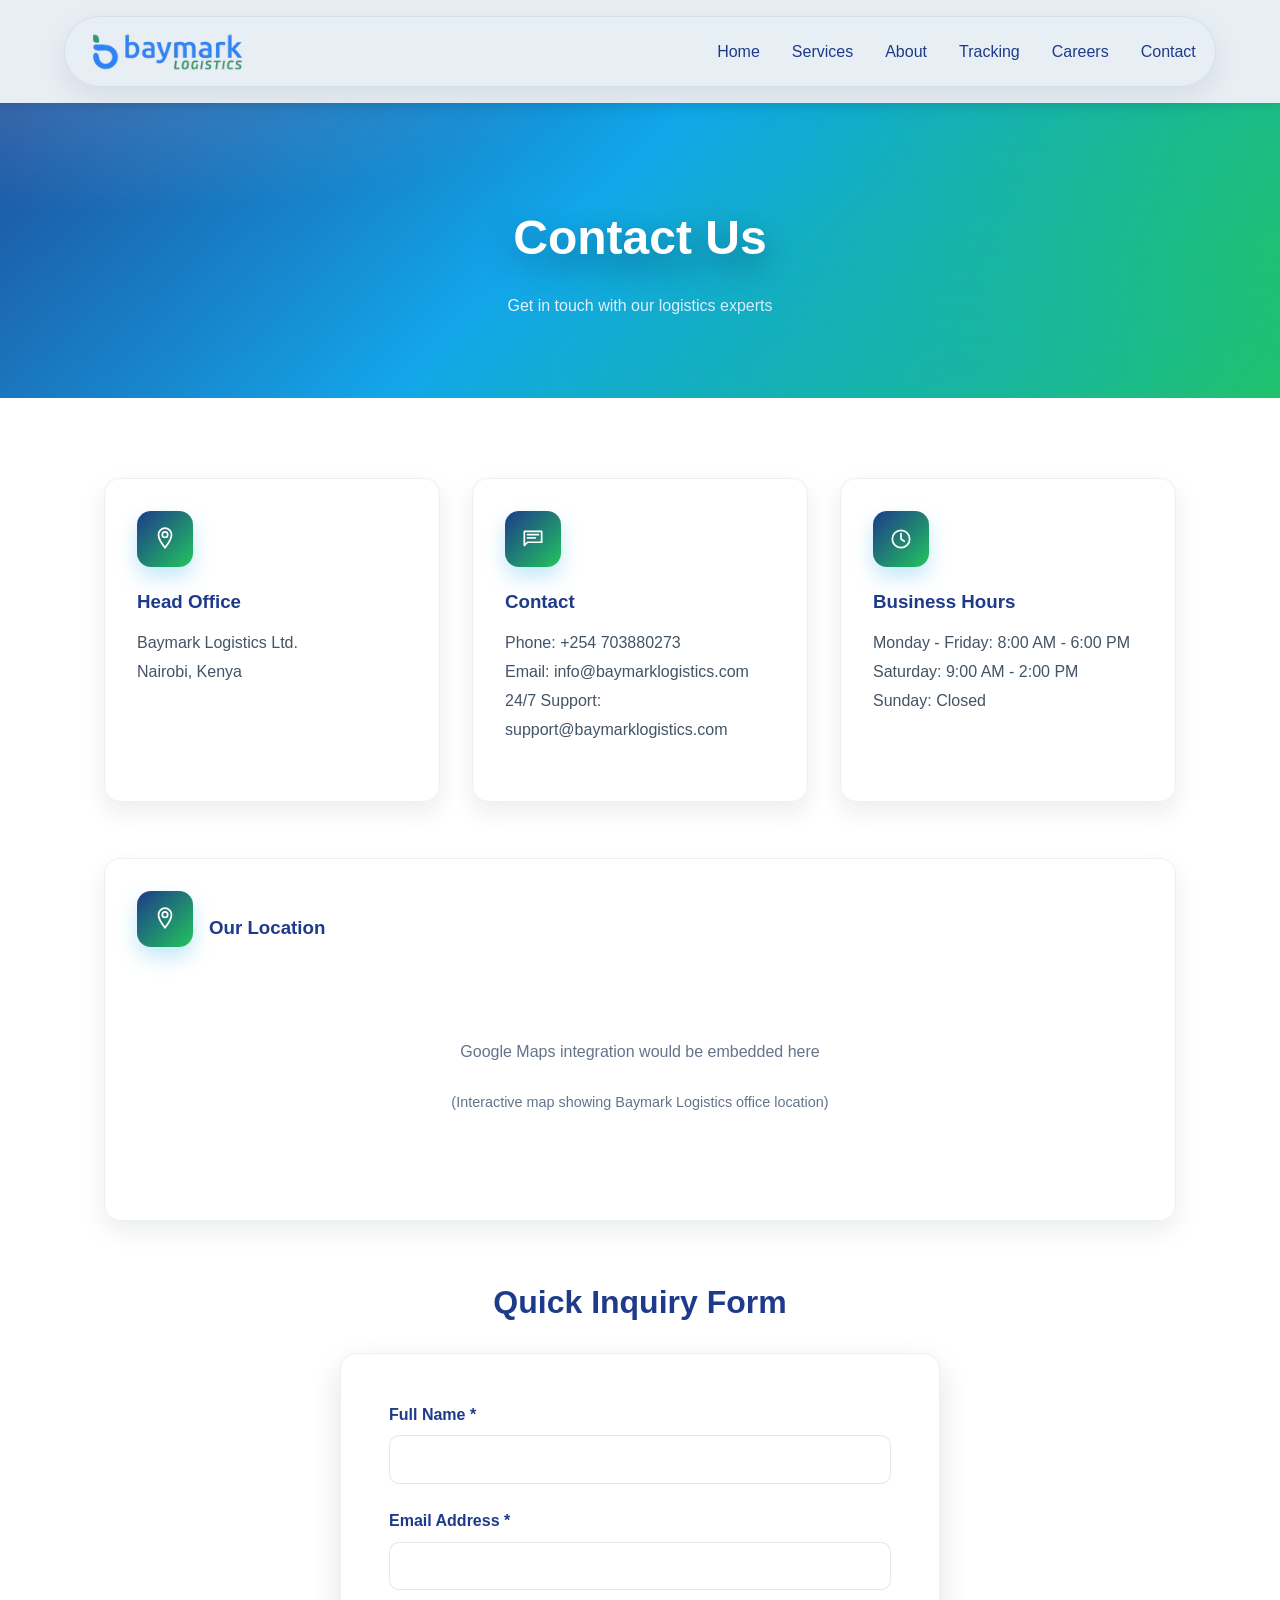
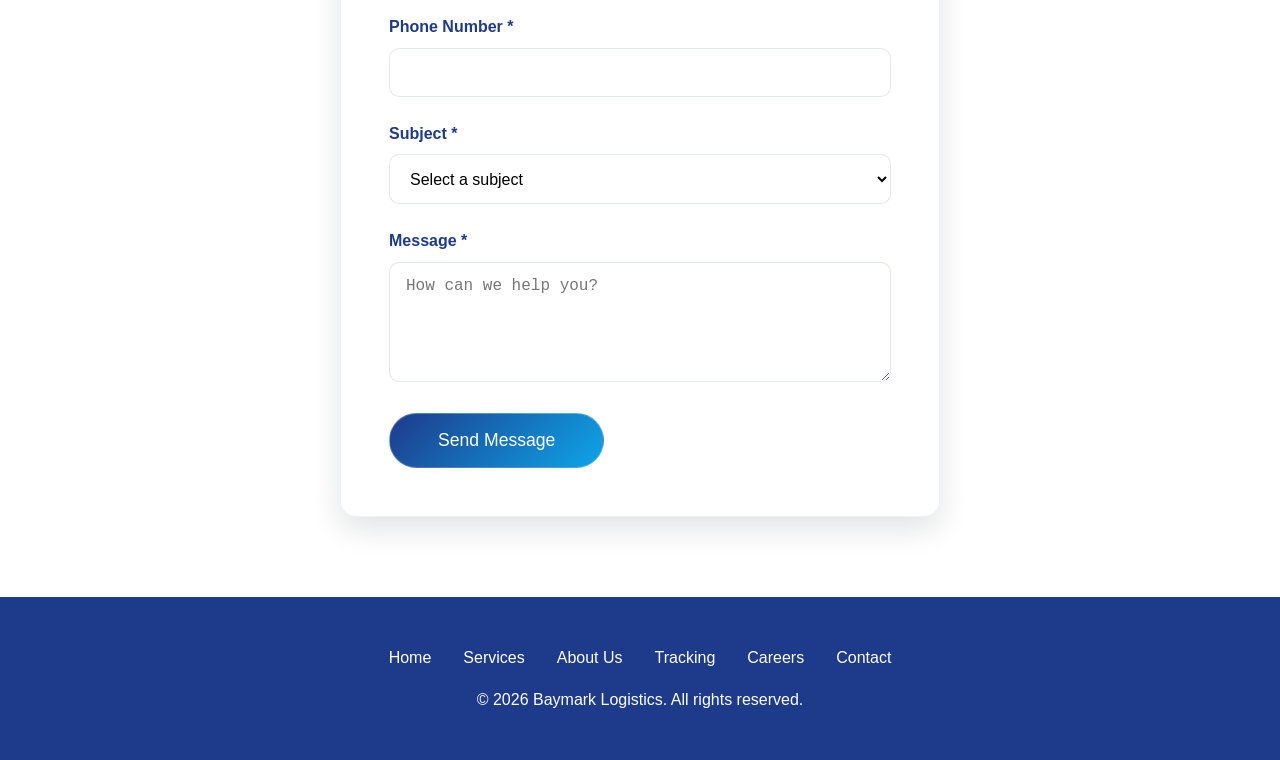
<file: contact.html>
<!DOCTYPE html>
<html lang="en">
<head>
    <meta charset="UTF-8">
    <meta name="viewport" content="width=device-width, initial-scale=1.0">
    <meta name="theme-color" content="#0b3d91">
    <title>Contact Us - Baymark Logistics</title>
    <meta name="description" content="Get in touch with Baymark Logistics for all your logistics needs and inquiries.">

    <link rel="preload" as="image" href="logo/logobg.webp" type="image/webp">
    
    <!-- Favicon -->
  <link rel="icon" href="logo/logoIcon-ICO.ico" type="image/x-icon">
    <link rel="preload" href="index.css" as="style">
<link rel="stylesheet" href="index.css">

    
    <!-- Facebook Meta Tags -->
    <meta property="og:title" content="Contact Us - Baymark Logistics">
    <meta property="og:description" content="Get in touch with Baymark Logistics for all your logistics needs and inquiries.">
    <meta property="og:image" content="https://baymark.co.ke/logo/logobg.webp">
    <meta property="og:image:alt" content="Baymark Logistics - Global Logistics Solutions">
    <meta property="og:site_name" content="Baymark Logistics">
    <meta property="og:locale" content="en_US">
    <meta property="og:image:width" content="1200">
    <meta property="og:image:height" content="630">
    <meta property="og:url" content="https://baymark.co.ke/contact.html">
    <meta property="og:type" content="website">
    
    <!-- Twitter Meta Tags -->
    <meta name="twitter:title" content="Contact Us - Baymark Logistics">
    <meta name="twitter:description" content="Get in touch with Baymark Logistics for all your logistics needs and inquiries.">
    <meta name="twitter:image" content="https://baymark.co.ke/logo/logobg.webp">
    <meta name="twitter:image:alt" content="Contact Us - Baymark Logistics">
    <meta name="twitter:site" content="@BaymarkLogistics">
    <meta name="twitter:card" content="summary_large_image">
    <meta name="twitter:url" content="https://baymark.co.ke/contact.html">
   <!-- Preconnect for faster DNS -->
<link rel="preconnect" href="https://fonts.googleapis.com">
<link rel="preconnect" href="https://fonts.gstatic.com" crossorigin>

<!-- Combine all fonts into one request -->
<link rel="preload" as="style" href="https://fonts.googleapis.com/css2?family=Roboto:wght@400;700&family=Montserrat:wght@400;700&family=Open+Sans:wght@400;700&display=swap">
<link rel="stylesheet" href="https://fonts.googleapis.com/css2?family=Roboto:wght@400;700&family=Montserrat:wght@400;700&family=Open+Sans:wght@400;700&display=swap" media="print" onload="this.media='all'">
<noscript><link rel="stylesheet" href="https://fonts.googleapis.com/css2?family=Roboto:wght@400;700&family=Montserrat:wght@400;700&family=Open+Sans:wght@400;700&display=swap"></noscript>

    
    <!-- Canonical URL to avoid duplicate content issues -->
   <link rel="canonical" href="https://baymark.co.ke/contact.html">
    <!-- Sitemap -->
   <link rel="sitemap" type="application/xml" title="Sitemap" href="https://baymark.co.ke/sitemap.xml">
   <!-- Robots Meta Tag -->
   <meta name="robots" content="index, follow">

<!-- Structured Data for Google -->
<script type="application/ld+json">
{
  "@context": "https://schema.org",
  "@type": "Organization",
  "name": "Baymark Logistics",
  "url": "https://baymark.co.ke/contact.html",
  "logo": "https://baymark.co.ke/logo/logobg.webp",
  "contactPoint": {
    "@type": "ContactPoint",
    "telephone": "+254-703-880273",
    "contactType": "Customer Service",
    "areaServed": "KE",
    "availableLanguage": "English"
  }
}   
</script>
<script type="application/ld+json">
{
  "@context": "https://schema.org",
  "@type": "LocalBusiness",
  "name": "Baymark Logistics",
  "url": "https://baymark.co.ke/contact.html",
  "image": "https://baymark.co.ke/logo/logobg.webp",
  "telephone": "+254-703-880273",
  "address": {
    "@type": "PostalAddress",
    "addressLocality": "Nairobi",
    "addressCountry": "KE"
  }
}
</script>
</head>
<body>
    <nav>
        <div class="container">
            <a href="index.html" class="logo"><img src="logo/logobg.webp" alt="Baymark Logistics Logo" width="200" height="60"></a>
           
            <ul class="nav-links">
                <li><a href="index.html">Home</a></li>
                <li><a href="services.html">Services</a></li>
                <li><a href="about.html">About</a></li>
                <li><a href="tracking.html">Tracking</a></li>
                <li><a href="careers.html">Careers</a></li>
                <li><a href="contact.html">Contact</a></li>
            </ul> 
            <div class="hamburger">
                <span></span>
                <span></span>
                <span></span>
            </div>
        </div>
    </nav>

    <section class="page-header">
        <h1>Contact Us</h1>
        <p>Get in touch with our logistics experts</p>
    </section>

        <section class="content-section">
        <div class="contact-grid">
            <div class="contact-card">
                <div class="contact-icon" aria-hidden="true">
                    <svg viewBox="0 0 24 24" role="img" focusable="false">
                        <path d="M12 2c-3.3 0-6 2.7-6 6 0 4.5 6 12 6 12s6-7.5 6-12c0-3.3-2.7-6-6-6z" fill="none" stroke="currentColor" stroke-width="1.6"/>
                        <circle cx="12" cy="8" r="2.5" fill="none" stroke="currentColor" stroke-width="1.6"/>
                    </svg>
                </div>
                <h3>Head Office</h3>
                <p>Baymark Logistics Ltd.<br>
                Nairobi, Kenya</p>
            </div>
            <div class="contact-card">
                <div class="contact-icon" aria-hidden="true">
                    <svg viewBox="0 0 24 24" role="img" focusable="false">
                        <path d="M4 5h16v10H7l-3 3V5z" fill="none" stroke="currentColor" stroke-width="1.6" stroke-linejoin="round"/>
                        <path d="M7 8h10M7 11h7" fill="none" stroke="currentColor" stroke-width="1.6" stroke-linecap="round"/>
                    </svg>
                </div>
                <h3>Contact</h3>
                <p>Phone: +254 703880273<br>
                Email: info@baymarklogistics.com<br>
                24/7 Support: support@baymarklogistics.com</p>
            </div>
            <div class="contact-card">
                <div class="contact-icon" aria-hidden="true">
                    <svg viewBox="0 0 24 24" role="img" focusable="false">
                        <circle cx="12" cy="12" r="8" fill="none" stroke="currentColor" stroke-width="1.6"/>
                        <path d="M12 7v5l3 2" fill="none" stroke="currentColor" stroke-width="1.6" stroke-linecap="round"/>
                    </svg>
                </div>
                <h3>Business Hours</h3>
                <p>Monday - Friday: 8:00 AM - 6:00 PM<br>
                Saturday: 9:00 AM - 2:00 PM<br>
                Sunday: Closed</p>
            </div>
        </div>

        <div class="contact-location">
            <div class="contact-location-header">
                <div class="contact-icon" aria-hidden="true">
                    <svg viewBox="0 0 24 24" role="img" focusable="false">
                        <path d="M12 2c-3.3 0-6 2.7-6 6 0 4.5 6 12 6 12s6-7.5 6-12c0-3.3-2.7-6-6-6z" fill="none" stroke="currentColor" stroke-width="1.6"/>
                        <circle cx="12" cy="8" r="2.5" fill="none" stroke="currentColor" stroke-width="1.6"/>
                    </svg>
                </div>
                <h3>Our Location</h3>
            </div>
            <div class="contact-location-map">
                <p>Google Maps integration would be embedded here</p>
                <p>(Interactive map showing Baymark Logistics office location)</p>
            </div>
        </div>

        <h2 style="text-align: center;">Quick Inquiry Form</h2>
<div class="contact-form">
  <form name="inquiry" method="POST" data-netlify="true" netlify-honeypot="bot-field">
    <input type="hidden" name="form-name" value="inquiry">
    <p style="display:none;">
      <label>Don’t fill this out if you’re human: <input name="bot-field"></label>
    </p>

    <div class="form-group">
      <label for="name">Full Name *</label>
      <input type="text" id="name" name="name" required>
    </div>

    <div class="form-group">
      <label for="email">Email Address *</label>
      <input type="email" id="email" name="email" required>
    </div>

    <div class="form-group">
      <label for="phone">Phone Number *</label>
      <input type="tel" id="phone" name="phone" required>
    </div>

    <div class="form-group">
      <label for="subject">Subject *</label>
      <select id="subject" name="subject" required>
        <option value="">Select a subject</option>
        <option value="quote">Request a Quote</option>
        <option value="tracking">Tracking Inquiry</option>
        <option value="services">Services Information</option>
        <option value="complaint">File a Complaint</option>
        <option value="other">Other</option>
      </select>
    </div>

    <div class="form-group">
      <label for="message">Message *</label>
      <textarea id="message" name="message" required placeholder="How can we help you?"></textarea>
    </div>

    <button type="submit" class="cta-button">Send Message</button>
  </form>
</div>

    </section>

    <footer>
        <div class="footer-links">
            <a href="index.html">Home</a>
            <a href="services.html">Services</a>
            <a href="about.html">About Us</a>
            <a href="tracking.html">Tracking</a>
            <a href="careers.html">Careers</a>
            <a href="contact.html">Contact</a>
        </div>
        <p>&copy; 2026 Baymark Logistics. All rights reserved.</p>
    </footer>

    <script src="index.js" defer></script>
</body>
</html>
</file>
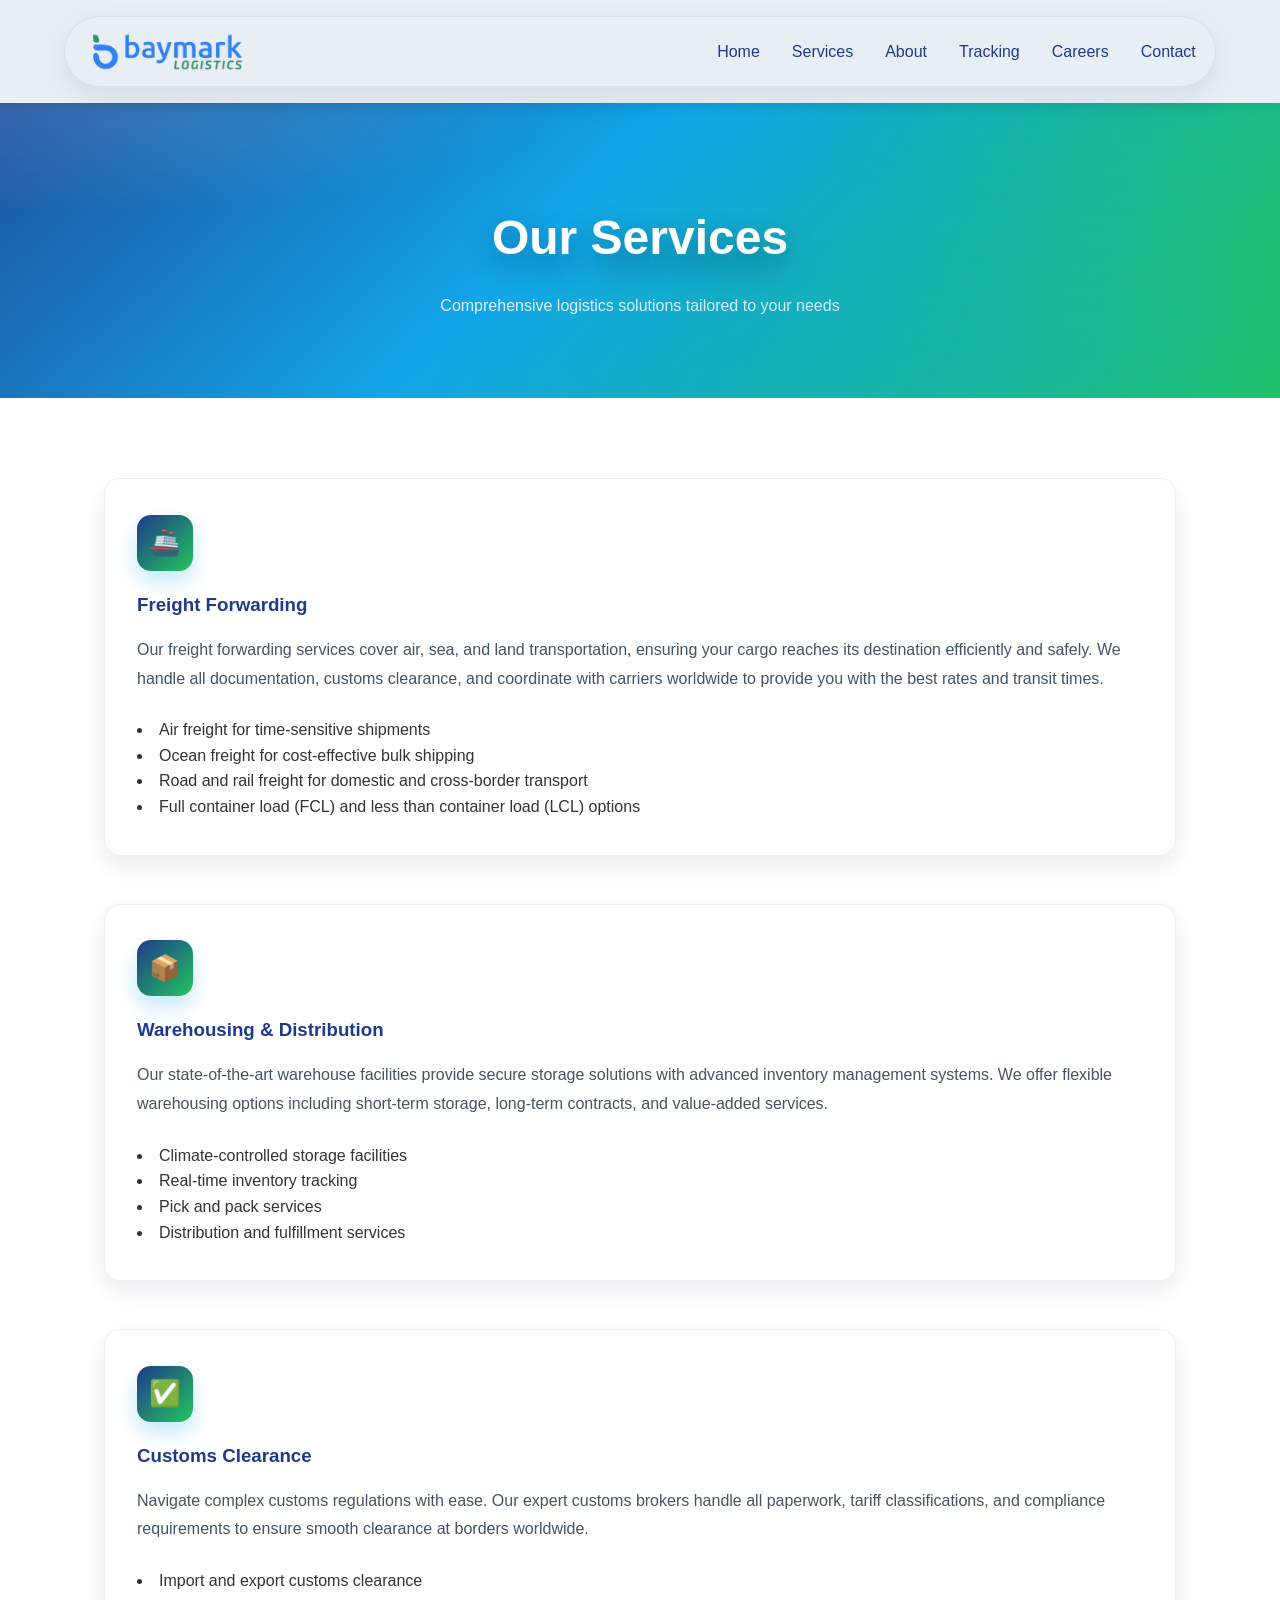
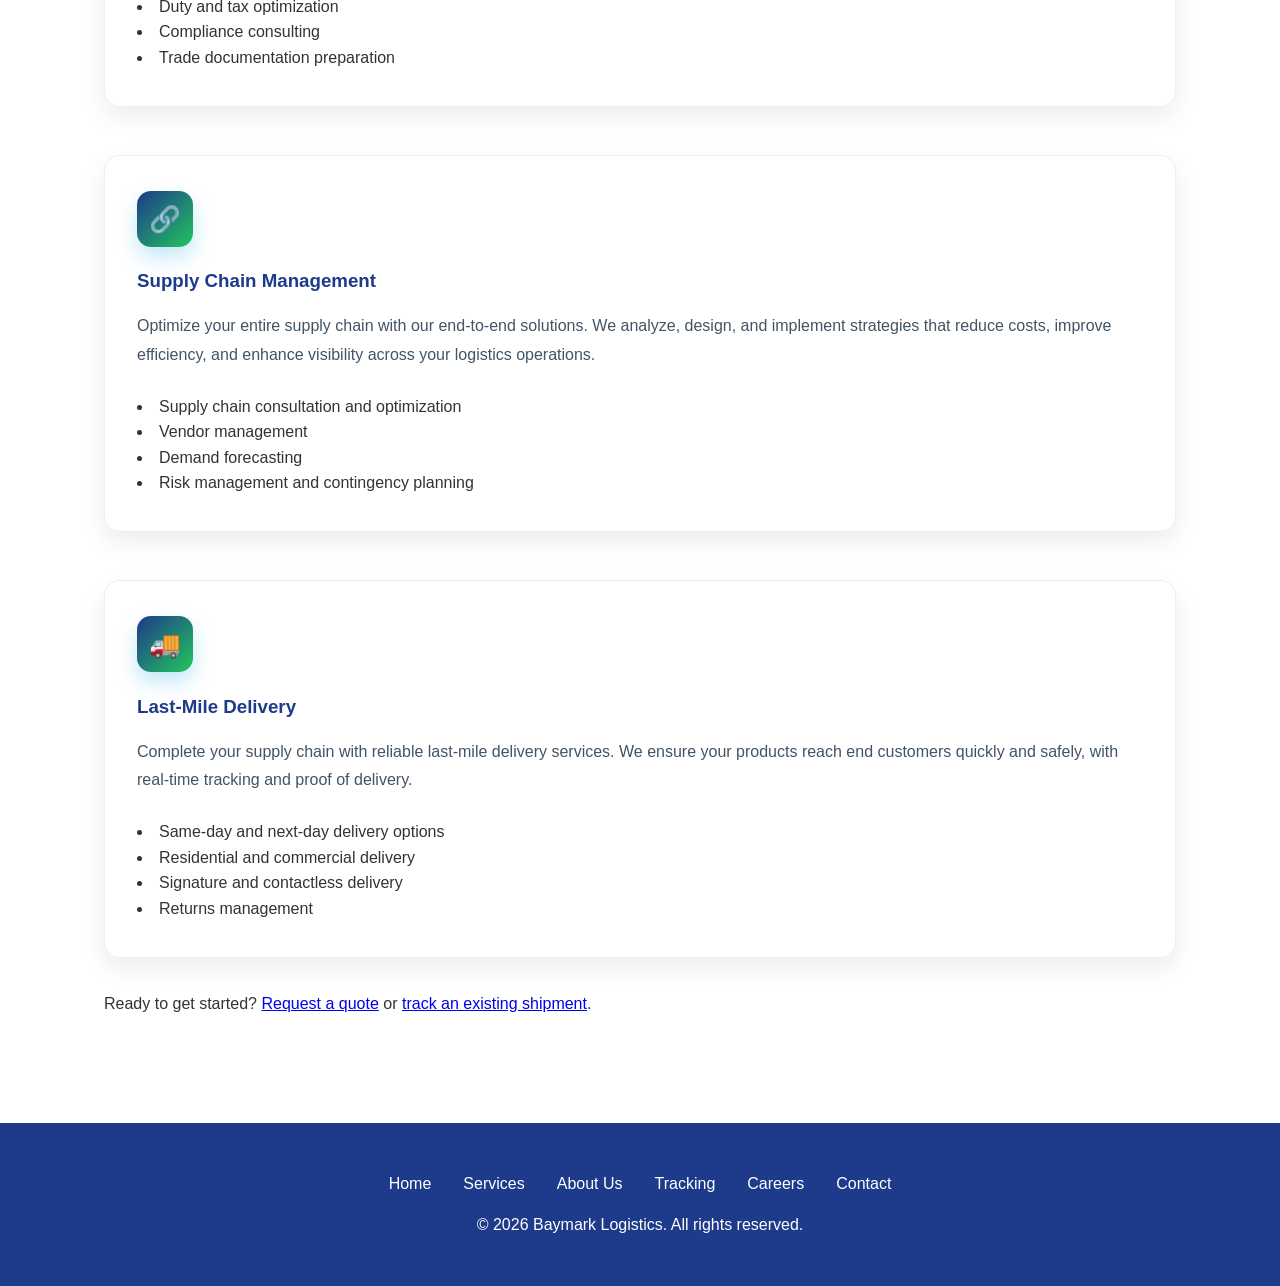
<file: services.html>
<!DOCTYPE html>
<html lang="en">
<head>
    <meta charset="UTF-8">
    <meta name="viewport" content="width=device-width, initial-scale=1.0">
    <meta name="theme-color" content="#0b3d91">
    <title>Services - Baymark Logistics</title>
    <meta name="description" content="Explore Baymark Logistics services including freight, warehousing, and supply chain solutions.">

    <link rel="preload" as="image" href="logo/logobg.webp" type="image/webp">

    <!-- Favicon -->
  <link rel="icon" href="logo/logoIcon-ICO.ico" type="image/x-icon">
    <link rel="preload" href="index.css" as="style">
<link rel="stylesheet" href="index.css">

    <!-- Facebook Meta Tags -->
    <meta property="og:title" content="Baymark Logistics - Global Logistics Solutions">
    <meta property="og:description" content="Seamless shipping, warehousing, and supply chain solutions for businesses worldwide.">
    <meta property="og:image" content="https://baymark.co.ke/logo/logobg.webp">
    <meta property="og:image:alt" content="Baymark Logistics - Global Logistics Solutions">
    <meta property="og:site_name" content="Baymark Logistics">
    <meta property="og:locale" content="en_US">
    <meta property="og:image:width" content="1200">
    <meta property="og:image:height" content="630">
    <meta property="og:url" content="https://baymark.co.ke/services.html">
    <meta property="og:type" content="website">

    <!-- Twitter Meta Tags -->
    <meta name="twitter:title" content="Baymark Logistics - Global Logistics Solutions">
    <meta name="twitter:description" content="Seamless shipping, warehousing, and supply chain solutions for businesses worldwide.">
    <meta name="twitter:image" content="https://baymark.co.ke/logo/logobg.webp">
    <meta name="twitter:image:alt" content="Baymark Logistics - Global Logistics Solutions">
    <meta name="twitter:url" content="https://baymark.co.ke/services.html">
    <meta name="twitter:card" content="summary_large_image">

    <!-- Preconnect for faster DNS -->
<link rel="preconnect" href="https://fonts.googleapis.com">
<link rel="preconnect" href="https://fonts.gstatic.com" crossorigin>

<!-- Combine all fonts into one request -->
<link rel="preload" as="style" href="https://fonts.googleapis.com/css2?family=Roboto:wght@400;700&family=Montserrat:wght@400;700&family=Open+Sans:wght@400;700&display=swap">
<link rel="stylesheet" href="https://fonts.googleapis.com/css2?family=Roboto:wght@400;700&family=Montserrat:wght@400;700&family=Open+Sans:wght@400;700&display=swap" media="print" onload="this.media='all'">
<noscript><link rel="stylesheet" href="https://fonts.googleapis.com/css2?family=Roboto:wght@400;700&family=Montserrat:wght@400;700&family=Open+Sans:wght@400;700&display=swap"></noscript>


    <!-- Canonical URL to avoid duplicate content issues -->
   <link rel="canonical" href="https://baymark.co.ke/services.html">

    <!-- Sitemap -->
   <link rel="sitemap" type="application/xml" title="Sitemap" href="https://baymark.co.ke/sitemap.xml">
    <!-- Robots Meta Tag -->
<meta name="robots" content="index, follow">

<!-- Structured Data for Google -->
<script type="application/ld+json">
{
  "@context": "https://schema.org",
  "@type": "Organization",
  "name": "Baymark Logistics",
  "url": "https://baymark.co.ke/services.html",
  "logo": "https://baymark.co.ke/logo/logobg.webp",
  
  "contactPoint": {
    "@type": "ContactPoint",
    "telephone": "+254-703-880273",
    "contactType": "Customer Service",
    "areaServed": "KE",
    "availableLanguage": "English"
  }
}
</script>
</head>
<body>
    <nav>
        <div class="container">
            <a href="index.html" class="logo"><img src="logo/logobg.webp" alt="Baymark Logistics Logo" width="200" height="60"></a>
           
            <ul class="nav-links">
                <li><a href="index.html">Home</a></li>
                <li><a href="services.html">Services</a></li>
                <li><a href="about.html">About</a></li>
                <li><a href="tracking.html">Tracking</a></li>
                <li><a href="careers.html">Careers</a></li>
                <li><a href="contact.html">Contact</a></li>
            </ul> 
            <div class="hamburger">
                <span></span>
                <span></span>
                <span></span>
            </div>
        </div>
    </nav>

    <section class="page-header">
        <h1>Our Services</h1>
        <p>Comprehensive logistics solutions tailored to your needs</p>
    </section>

    <section class="content-section">
        <div class="service-card" style="margin-bottom: 3rem;">
            <div class="service-icon">&#128674;</div>
            <h3>Freight Forwarding</h3>
            <p>Our freight forwarding services cover air, sea, and land transportation, ensuring your cargo reaches its destination efficiently and safely. We handle all documentation, customs clearance, and coordinate with carriers worldwide to provide you with the best rates and transit times.</p>
            <ul style="margin-top: 1rem; list-style-position: inside;">
                <li>Air freight for time-sensitive shipments</li>
                <li>Ocean freight for cost-effective bulk shipping</li>
                <li>Road and rail freight for domestic and cross-border transport</li>
                <li>Full container load (FCL) and less than container load (LCL) options</li>
            </ul>
        </div>

        <div class="service-card" style="margin-bottom: 3rem;">
            <div class="service-icon">&#128230;</div>
            <h3>Warehousing & Distribution</h3>
            <p>Our state-of-the-art warehouse facilities provide secure storage solutions with advanced inventory management systems. We offer flexible warehousing options including short-term storage, long-term contracts, and value-added services.</p>
            <ul style="margin-top: 1rem; list-style-position: inside;">
                <li>Climate-controlled storage facilities</li>
                <li>Real-time inventory tracking</li>
                <li>Pick and pack services</li>
                <li>Distribution and fulfillment services</li>
            </ul>
        </div>

        <div class="service-card" style="margin-bottom: 3rem;">
            <div class="service-icon">&#9989;</div>
            <h3>Customs Clearance</h3>
            <p>Navigate complex customs regulations with ease. Our expert customs brokers handle all paperwork, tariff classifications, and compliance requirements to ensure smooth clearance at borders worldwide.</p>
            <ul style="margin-top: 1rem; list-style-position: inside;">
                <li>Import and export customs clearance</li>
                <li>Duty and tax optimization</li>
                <li>Compliance consulting</li>
                <li>Trade documentation preparation</li>
            </ul>
        </div>

        <div class="service-card" style="margin-bottom: 3rem;">
            <div class="service-icon">&#128279;</div>
            <h3>Supply Chain Management</h3>
            <p>Optimize your entire supply chain with our end-to-end solutions. We analyze, design, and implement strategies that reduce costs, improve efficiency, and enhance visibility across your logistics operations.</p>
            <ul style="margin-top: 1rem; list-style-position: inside;">
                <li>Supply chain consultation and optimization</li>
                <li>Vendor management</li>
                <li>Demand forecasting</li>
                <li>Risk management and contingency planning</li>
            </ul>
        </div>

        <div class="service-card">
            <div class="service-icon">&#128666;</div>
            <h3>Last-Mile Delivery</h3>
            <p>Complete your supply chain with reliable last-mile delivery services. We ensure your products reach end customers quickly and safely, with real-time tracking and proof of delivery.</p>
            <ul style="margin-top: 1rem; list-style-position: inside;">
                <li>Same-day and next-day delivery options</li>
                <li>Residential and commercial delivery</li>
                <li>Signature and contactless delivery</li>
                <li>Returns management</li>
            </ul>
        </div>
        <p style="margin-top: 2rem;">Ready to get started? <a href="contact.html">Request a quote</a> or <a href="tracking.html">track an existing shipment</a>.</p>
    </section>

    <footer>
        <div class="footer-links">
            <a href="index.html">Home</a>
            <a href="services.html">Services</a>
            <a href="about.html">About Us</a>
            <a href="tracking.html">Tracking</a>
            <a href="careers.html">Careers</a>
            <a href="contact.html">Contact</a>
        </div>
        <p>&copy; 2026 Baymark Logistics. All rights reserved.</p>
    </footer>

    <script src="index.js" defer></script>
</body>
</html>
</file>
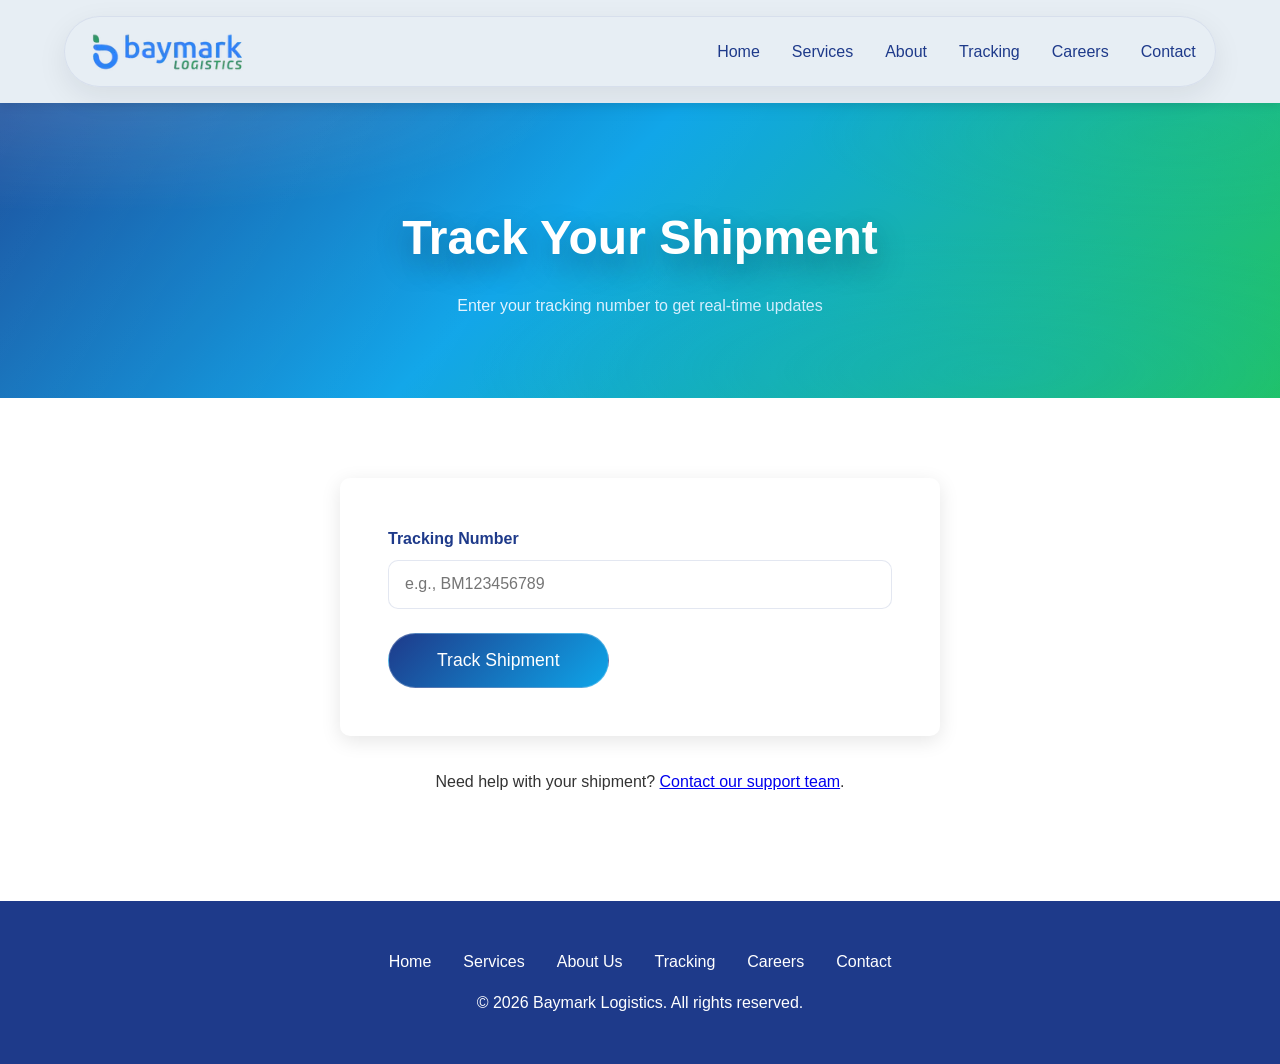
<file: tracking.html>
<!DOCTYPE html>
<html lang="en">
<head>
    <meta charset="UTF-8">
    <meta name="viewport" content="width=device-width, initial-scale=1.0">
    <meta name="theme-color" content="#0b3d91">
    <title>Track Your Shipment - Baymark Logistics</title>
    <meta name="description" content="Track your shipments in real-time with Baymark Logistics. Enter your tracking number to get the latest updates on your delivery status.">

    <link rel="preload" as="image" href="logo/logobg.webp" type="image/webp">
    
    <!-- Favicon -->
  <link rel="icon" href="logo/logoIcon-ICO.ico" type="image/x-icon">
    <link rel="preload" href="index.css" as="style">
<link rel="stylesheet" href="index.css">

    
    <!-- Facebook Meta Tags -->
    <meta property="og:title" content="Track Your Shipment - Baymark Logistics">
    <meta property="og:description" content="Get real-time updates on your shipment status with Baymark Logistics.">
    <meta property="og:image" content="https://baymark.co.ke/logo/logobg.webp">
    <meta property="og:image:alt" content="Baymark Logistics - Global Logistics Solutions">
    <meta property="og:site_name" content="Baymark Logistics">
    <meta property="og:locale" content="en_US">
    <meta property="og:image:width" content="1200">
    <meta property="og:image:height" content="630">
    <meta property="og:type" content="website">
    <meta property="og:url" content="https://baymark.co.ke/tracking.html">
    
    <!-- Twitter Meta Tags -->
    <meta name="twitter:title" content="Track Your Shipment - Baymark Logistics">   
    <meta name="twitter:description" content="Get real-time updates on your shipment status with Baymark Logistics.">
    <meta name="twitter:image" content="https://baymark.co.ke/logo/logobg.webp">
    <meta name="twitter:image:alt" content="Baymark Logistics - Global Logistics Solutions">
    <meta name="twitter:url" content="https://baymark.co.ke/tracking.html">
    <meta name="twitter:card" content="summary_large_image">
    
    <!-- Preconnect for faster DNS -->
<link rel="preconnect" href="https://fonts.googleapis.com">
<link rel="preconnect" href="https://fonts.gstatic.com" crossorigin>

<!-- Combine all fonts into one request -->
<link rel="preload" as="style" href="https://fonts.googleapis.com/css2?family=Roboto:wght@400;700&family=Montserrat:wght@400;700&family=Open+Sans:wght@400;700&display=swap">
<link rel="stylesheet" href="https://fonts.googleapis.com/css2?family=Roboto:wght@400;700&family=Montserrat:wght@400;700&family=Open+Sans:wght@400;700&display=swap" media="print" onload="this.media='all'">
<noscript><link rel="stylesheet" href="https://fonts.googleapis.com/css2?family=Roboto:wght@400;700&family=Montserrat:wght@400;700&family=Open+Sans:wght@400;700&display=swap"></noscript>

    <!-- Canonical URL to avoid duplicate content issues -->
   <link rel="canonical" href="https://baymark.co.ke/tracking.html">

    <!-- Sitemap -->
   <link rel="sitemap" type="application/xml" title="Sitemap" href="https://baymark.co.ke/sitemap.xml">
   <!-- Robots Meta Tag -->
<meta name="robots" content="index, follow">

<!-- Structured Data for Google -->
<script type="application/ld+json">
{
  "@context": "https://schema.org",
  "@type": "Organization",
  "name": "Baymark Logistics",
  "url": "https://baymark.co.ke/tracking.html",
  "logo": "https://baymark.co.ke/logo/logobg.webp",
  "contactPoint": {
    "@type": "ContactPoint",
    "telephone": "+254-703-880273",
    "contactType": "Customer Service",
    "areaServed": "KE",
    "availableLanguage": "English"
  }
}
</script>
</head>
<body>
    <nav>
        <div class="container">
            <a href="index.html" class="logo"><img src="logo/logobg.webp" alt="Baymark Logistics Logo" width="200" height="60"></a>
            
            <ul class="nav-links">
                <li><a href="index.html">Home</a></li>
                <li><a href="services.html">Services</a></li>
                <li><a href="about.html">About</a></li>
                <li><a href="tracking.html">Tracking</a></li>
                <li><a href="careers.html">Careers</a></li>
                <li><a href="contact.html">Contact</a></li>
            </ul>
            <div class="hamburger">
                <span></span>
                <span></span>
                <span></span>
            </div>
        </div>
    </nav>

    <section class="page-header">
        <h1>Track Your Shipment</h1>
        <p>Enter your tracking number to get real-time updates</p>
    </section>

    <section class="content-section">
        <div class="tracking-container">
            <form onsubmit="handleTracking(event)">
                <div class="form-group">
                    <label for="tracking-number">Tracking Number</label>
                    <input type="text" id="tracking-number" placeholder="e.g., BM123456789" required>
                </div>
                <button type="submit" class="cta-button">Track Shipment</button>
            </form>

            <div id="tracking-result" class="tracking-result">
                <h3 style="color: #1e3a8a; margin-bottom: 1.5rem;">Shipment Details</h3>
                <p><strong>Tracking Number:</strong> <span id="result-tracking-number"></span></p>
                <p><strong>Status:</strong> <span id="result-status"></span></p>
                <p><strong>Current Location:</strong> <span id="result-location"></span></p>
                <p><strong>Estimated Delivery:</strong> <span id="result-eta"></span></p>
                
                <div style="margin-top: 2rem; padding-top: 2rem; border-top: 2px solid #e2e8f0;">
                    <h4 style="color: #1e3a8a; margin-bottom: 1rem;">Tracking History</h4>
                    <p>📍 <strong>Sep 30, 2025 10:00 AM</strong> - In transit to destination</p>
                    <p>📍 <strong>Sep 29, 2025 3:45 PM</strong> - Departed from Dubai Hub</p>
                    <p>📍 <strong>Sep 28, 2025 8:30 AM</strong> - Arrived at Dubai Hub</p>
                    <p>📍 <strong>Sep 27, 2025 2:00 PM</strong> - Shipment picked up</p>
                </div>
            </div>
        </div>
        <p style="margin-top: 2rem; text-align: center;">Need help with your shipment? <a href="contact.html">Contact our support team</a>.</p>
    </section>

    <footer>
        <div class="footer-links">
            <a href="index.html">Home</a>
            <a href="services.html">Services</a>
            <a href="about.html">About Us</a>
            <a href="tracking.html">Tracking</a>
            <a href="careers.html">Careers</a>
            <a href="contact.html">Contact</a>
        </div>
        <p>&copy; 2026 Baymark Logistics. All rights reserved.</p>
    </footer>

    <script src="index.js" defer></script>
</body>
</html>
</file>
<file: index.css>
* {
    margin: 0;
    padding: 0;
    box-sizing: border-box;
}

body {
    font-family: 'Segoe UI', Tahoma, Geneva, Verdana, sans-serif;
    line-height: 1.6;
    color: #333;
}
:root {
    --baymark-blue: #1e3a8a;
    --baymark-sky: #0ea5e9;
    --baymark-green: #22c55e;
    --baymark-ink: #0b1a2b;
    --hero-deep: #0b3d91;
    --hero-teal: #0f766e;
    --nav-glass: rgba(231, 238, 244, 0.9);
}
img {
  max-width: 100%;
  height: auto;
  display: block;
}

/* Navigation */
.logo img {
  height: 50px;
  width: auto;
  display: block;
}
nav .logo {
  display: flex;
  align-items: center; /* vertically centers the logo */
}

nav {
    background: #e7eef4;
    padding: 1rem 5%;
    position: fixed;
    width: 100%;
    top: 0;
    z-index: 1000;
    box-shadow: 0 2px 10px rgba(0,0,0,0.1);
}

nav .container {
    display: flex;
    justify-content: space-between;
    align-items: center;
    max-width: 1400px;
    margin: 0 auto;
    background: var(--nav-glass);
    padding: 0.6rem 1.2rem;
    border-radius: 999px;
    border: 1px solid rgba(30, 58, 138, 0.08);
    box-shadow: 0 10px 30px rgba(11, 26, 43, 0.08);
    backdrop-filter: blur(10px);
}

.logo {
    color: white;
    font-size: 1.8rem;
    font-weight: bold;
    text-decoration: none;
}

.nav-links {
    display: flex;
    gap: 2rem;
    list-style: none;
}

.nav-links a {
    color: var(--baymark-blue);
    text-decoration: none;
    transition: color 0.3s, transform 0.3s;
    position: relative;
}

.nav-links a:hover {
    color: var(--baymark-green);
    transform: translateY(-2px);
}

.nav-links a::after {
    content: "";
    position: absolute;
    left: 0;
    bottom: -6px;
    width: 100%;
    height: 2px;
    background: linear-gradient(90deg, var(--baymark-blue), var(--baymark-green));
    transform: scaleX(0);
    transform-origin: left;
    transition: transform 0.3s ease;
}

.nav-links a:hover::after {
    transform: scaleX(1);
}

/* Hamburger Menu Styles */
.hamburger {
    display: none;
    flex-direction: column;
    cursor: pointer;
    z-index: 1001;
}

.hamburger span {
    width: 25px;
    height: 3px;
    background: linear-gradient(90deg, var(--baymark-blue), var(--baymark-green));
    margin: 3px 0;
    transition: 0.3s;
}

.hamburger.active span:nth-child(1) {
    transform: rotate(-45deg) translate(-5px, 6px);
}

.hamburger.active span:nth-child(2) {
    opacity: 0;
}

.hamburger.active span:nth-child(3) {
    transform: rotate(45deg) translate(-5px, -6px);
}

/* Mobile Menu Styles */
@media (max-width: 1024px) {
    .hamburger {
        display: flex;
    }
    
    .nav-links {
        position: fixed;
        right: -100%;
        top: 0;
        flex-direction: column;
        background: linear-gradient(160deg, var(--hero-deep), var(--hero-teal) 55%, var(--baymark-green));
        width: 70%;
        max-width: 300px;
        height: 100vh;
        padding: 80px 2rem 2rem;
        gap: 1.5rem;
        transition: right 0.3s ease-in-out;
        box-shadow: -5px 0 15px rgba(0,0,0,0.3);
        z-index: 1000;
    }
    
    .nav-links.active {
        right: 0;
    }
    
    .nav-links li {
        width: 100%;
    }
    
    .nav-links a {
        display: block;
        padding: 0.5rem 0;
        font-size: 1.1rem;
        color: #f8fafc;
    }
    
    .nav-links a:hover {
        color: #d1fae5;
    }
    
    .nav-links a::after {
        background: linear-gradient(90deg, #f8fafc, #d1fae5);
    }
}
    
/* Hero Section */
.hero {
    background: linear-gradient(135deg, var(--hero-deep) 0%, var(--baymark-sky) 45%, var(--baymark-green) 100%);
    color: white;
    padding: 180px 5% 120px;
    text-align: center;
    margin-top: 60px;
    position: relative;
    overflow: hidden;
}

.hero::before {
    content: "";
    position: absolute;
    inset: -20%;
    background:
        radial-gradient(45% 45% at 20% 20%, rgba(255,255,255,0.18), transparent 60%),
        radial-gradient(35% 35% at 80% 30%, rgba(34,197,94,0.22), transparent 60%),
        radial-gradient(50% 50% at 70% 80%, rgba(14,165,233,0.25), transparent 60%);
    opacity: 0.8;
    pointer-events: none;
}

.hero::after {
    content: "";
    position: absolute;
    inset: 0;
    background-image: linear-gradient(120deg, rgba(255,255,255,0.08) 0%, rgba(255,255,255,0.02) 40%, rgba(255,255,255,0) 60%);
    mix-blend-mode: screen;
    pointer-events: none;
}

.hero h1 {
    font-size: 3.5rem;
    margin-bottom: 1rem;
    animation: fadeInUp 1s;
    text-shadow: 0 12px 30px rgba(11,26,43,0.4);
}

.hero p {
    font-size: 1.5rem;
    margin-bottom: 2rem;
    animation: fadeInUp 1.2s;
    color: #e2f3ff;
}
/* CTA Buttons Container */
.cta-buttons-container {
    display: flex;
    gap: 1rem;
    justify-content: center;
    flex-wrap: wrap;
    margin-top: 2rem;
}


.cta-button {
    background: linear-gradient(135deg, var(--baymark-blue), var(--baymark-sky));
    color: #ffffff;
    padding: 1rem 3rem;
    border: 1px solid rgba(255,255,255,0.25);
    border-radius: 50px;
    font-size: 1.1rem;
    cursor: pointer;
    transition: transform 0.3s, box-shadow 0.3s, background 0.3s;
    text-decoration: none;
    display: inline-block;
    animation: fadeInUp 1.4s;
}

.cta-button:hover {
    transform: translateY(-3px);
    background: linear-gradient(135deg, var(--baymark-blue), var(--baymark-green));
    box-shadow: 0 12px 30px rgba(34, 197, 94, 0.35);
}


/* Services Section */
.services {
    padding: 80px 5%;
    background: linear-gradient(180deg, #f8fafc 0%, #eef6fb 100%);
    position: relative;
    overflow: hidden;
}

.section-title {
    text-align: center;
    font-size: 2.5rem;
    color: #1e3a8a;
    margin-bottom: 3rem;
}

.services-grid {
    display: grid;
    grid-template-columns: repeat(3, minmax(0, 1fr));
    gap: 2rem;
    max-width: 1400px;
    margin: 0 auto;
}

.service-card {
    background: rgba(255,255,255,0.95);
    padding: 2.2rem 2rem;
    border-radius: 16px;
    text-align: left;
    transition: transform 0.3s, box-shadow 0.3s, border-color 0.3s;
    box-shadow: 0 10px 24px rgba(11,26,43,0.08);
    border: 1px solid rgba(30,58,138,0.08);
    position: relative;
    overflow: hidden;
}

.service-card:hover {
    transform: translateY(-8px);
    box-shadow: 0 18px 40px rgba(14,165,233,0.18);
    border-color: rgba(34,197,94,0.35);
}

.service-icon {
    width: 56px;
    height: 56px;
    border-radius: 14px;
    display: grid;
    place-items: center;
    background: linear-gradient(135deg, var(--baymark-blue), var(--baymark-green));
    color: #ffffff;
    font-size: 1.6rem;
    margin-bottom: 1.2rem;
    box-shadow: 0 10px 20px rgba(14,165,233,0.25);
}

.service-card h3 {
    color: #1e3a8a;
    margin-bottom: 1rem;
}

.service-card p {
    color: #425466;
}

/* Features Section */
.features {
    padding: 80px 5%;
    background: linear-gradient(180deg, #ffffff 0%, #f1f7fb 100%);
    position: relative;
    overflow: hidden;
}

.features-grid {
    display: grid;
    grid-template-columns: repeat(auto-fit, minmax(300px, 1fr));
    gap: 3rem;
    max-width: 1400px;
    margin: 0 auto;
}

.feature-item {
    text-align: center;
    background: rgba(255,255,255,0.9);
    border: 1px solid rgba(30,58,138,0.08);
    border-radius: 16px;
    padding: 2.2rem 1.8rem;
    box-shadow: 0 10px 24px rgba(11,26,43,0.08);
    transition: transform 0.3s, box-shadow 0.3s, border-color 0.3s;
}

.feature-icon {
    width: 80px;
    height: 80px;
    background: linear-gradient(135deg, var(--baymark-blue), var(--baymark-green));
    border-radius: 50%;
    display: flex;
    align-items: center;
    justify-content: center;
    margin: 0 auto 1.5rem;
    font-size: 2.5rem;
    color: white;
    box-shadow: 0 10px 20px rgba(14,165,233,0.35);
}

.feature-icon svg {
    width: 40px;
    height: 40px;
    display: block;
}

.feature-item:hover {
    transform: translateY(-8px);
    border-color: rgba(34,197,94,0.35);
    box-shadow: 0 16px 40px rgba(14,165,233,0.18);
}

.feature-item h3 {
    color: #1e3a8a;
    margin-bottom: 1rem;
}

/* Testimonials */
.testimonials {
    padding: 80px 5%;
    background: radial-gradient(120% 120% at 10% 0%, rgba(14,165,233,0.18) 0%, transparent 45%),
                radial-gradient(80% 80% at 90% 20%, rgba(34,197,94,0.2) 0%, transparent 50%),
                linear-gradient(160deg, #0b1f3a 0%, #0b1120 55%, #0a2a3f 100%);
    color: #f8fafc;
    position: relative;
    overflow: hidden;
}

.testimonials-grid {
    display: grid;
    grid-template-columns: repeat(auto-fit, minmax(300px, 1fr));
    gap: 2rem;
    max-width: 1400px;
    margin: 0 auto;
}

.testimonial-card {
    background: rgba(15, 23, 42, 0.75);
    color: #ffffff;
    padding: 2rem;
    border-radius: 10px;
    border: 1px solid rgba(255,255,255,0.08);
    box-shadow: 0 10px 30px rgba(11,26,43,0.35);
    backdrop-filter: blur(10px);
    transition: transform 0.3s, box-shadow 0.3s, border-color 0.3s;
}

.testimonial-card:hover {
    transform: translateY(-6px);
    border-color: rgba(34,197,94,0.35);
    box-shadow: 0 16px 40px rgba(14,165,233,0.25);
}

.testimonial-card p {
    font-style: italic;
    margin-bottom: 1rem;
}

.testimonial-author {
    font-weight: bold;
    color: #e2e8f0;
}

/* Content Pages */
.page-header {
    background: linear-gradient(135deg, var(--hero-deep) 0%, var(--baymark-sky) 45%, var(--baymark-green) 100%);
    color: white;
    padding: 140px 5% 80px;
    text-align: center;
    margin-top: 60px;
    position: relative;
    overflow: hidden;
}

.page-header::before {
    content: "";
    position: absolute;
    inset: -20%;
    background:
        radial-gradient(45% 45% at 20% 20%, rgba(255,255,255,0.18), transparent 60%),
        radial-gradient(35% 35% at 80% 30%, rgba(34,197,94,0.22), transparent 60%),
        radial-gradient(50% 50% at 70% 80%, rgba(14,165,233,0.25), transparent 60%);
    opacity: 0.8;
    pointer-events: none;
}

.page-header::after {
    content: "";
    position: absolute;
    inset: 0;
    background-image: linear-gradient(120deg, rgba(255,255,255,0.08) 0%, rgba(255,255,255,0.02) 40%, rgba(255,255,255,0) 60%);
    mix-blend-mode: screen;
    pointer-events: none;
}

.page-header h1 {
    font-size: 3rem;
    margin-bottom: 1rem;
    text-shadow: 0 12px 30px rgba(11,26,43,0.4);
}

.page-header p {
    color: #e2f3ff;
}

.content-section {
    padding: 80px 5%;
    max-width: 1200px;
    margin: 0 auto;
}

.content-section h2 {
    color: #1e3a8a;
    margin-bottom: 1.5rem;
    font-size: 2rem;
}

.content-section p {
    margin-bottom: 1.5rem;
    line-height: 1.8;
}

/* Contact Form */
.contact-form {
    max-width: 600px;
    margin: 0 auto;
    background: rgba(255,255,255,0.95);
    padding: 3rem;
    border-radius: 16px;
    border: 1px solid rgba(30,58,138,0.08);
    box-shadow: 0 12px 30px rgba(11,26,43,0.12);
}

.form-group {
    margin-bottom: 1.5rem;
}

.form-group label {
    display: block;
    margin-bottom: 0.5rem;
    color: var(--baymark-blue);
    font-weight: 600;
}

.form-group input,
.form-group textarea,
.form-group select {
    width: 100%;
    padding: 0.9rem 1rem;
    border: 1px solid rgba(30,58,138,0.12);
    border-radius: 10px;
    font-size: 1rem;
    background: #ffffff;
    transition: border-color 0.3s, box-shadow 0.3s;
}

.form-group input:focus,
.form-group textarea:focus,
.form-group select:focus {
    outline: none;
    border-color: var(--baymark-sky);
    box-shadow: 0 0 0 4px rgba(14,165,233,0.15);
}

.form-group textarea {
    resize: vertical;
    min-height: 120px;
}

/* Contact Cards */
.contact-grid {
    display: grid;
    grid-template-columns: repeat(auto-fit, minmax(260px, 1fr));
    gap: 2rem;
    margin-bottom: 3.5rem;
}

.contact-card {
    background: rgba(255,255,255,0.95);
    border: 1px solid rgba(30,58,138,0.08);
    border-radius: 16px;
    padding: 2rem;
    box-shadow: 0 10px 24px rgba(11,26,43,0.08);
    transition: transform 0.3s, box-shadow 0.3s, border-color 0.3s;
}

.contact-card:hover {
    transform: translateY(-6px);
    border-color: rgba(34,197,94,0.35);
    box-shadow: 0 16px 40px rgba(14,165,233,0.18);
}

.contact-card h3 {
    color: var(--baymark-blue);
    margin-bottom: 0.8rem;
}

.contact-card p {
    color: #425466;
}

.contact-icon {
    width: 56px;
    height: 56px;
    border-radius: 14px;
    display: grid;
    place-items: center;
    background: linear-gradient(135deg, var(--baymark-blue), var(--baymark-green));
    color: #ffffff;
    margin-bottom: 1.2rem;
    box-shadow: 0 10px 20px rgba(14,165,233,0.25);
}

.contact-icon svg {
    width: 26px;
    height: 26px;
    display: block;
}

.contact-location {
    margin-bottom: 3.5rem;
    background: rgba(255,255,255,0.95);
    border: 1px solid rgba(30,58,138,0.08);
    border-radius: 16px;
    padding: 2rem;
    box-shadow: 0 10px 24px rgba(11,26,43,0.08);
}

.contact-location-header {
    display: flex;
    align-items: center;
    gap: 1rem;
    margin-bottom: 1.5rem;
}

.contact-location-header h3 {
    color: var(--baymark-blue);
    margin: 0;
}

.contact-location-map {
    text-align: center;
    padding: 3rem;
    background: #ffffff;
    border-radius: 12px;
    color: #64748b;
}

.contact-location-map p + p {
    font-size: 0.9rem;
    margin-top: 0.6rem;
}

/* Tracking Section */
.tracking-container {
    max-width: 600px;
    margin: 0 auto;
    background: white;
    padding: 3rem;
    border-radius: 10px;
    box-shadow: 0 5px 20px rgba(0,0,0,0.1);
}

.tracking-result {
    margin-top: 2rem;
    padding: 2rem;
    background: #f8fafc;
    border-radius: 10px;
    display: none;
}

.tracking-result.show {
    display: block;
    animation: fadeInUp 0.5s;
}

/* Form Toast */
.form-toast {
    position: fixed;
    right: 5%;
    top: 90px;
    display: flex;
    align-items: center;
    gap: 0.8rem;
    background: rgba(255,255,255,0.96);
    border: 1px solid rgba(34,197,94,0.35);
    border-left: 5px solid var(--baymark-green);
    border-radius: 14px;
    padding: 0.9rem 1.1rem;
    box-shadow: 0 16px 40px rgba(11,26,43,0.18);
    color: #0f172a;
    opacity: 0;
    transform: translateY(-10px);
    pointer-events: none;
    transition: opacity 0.3s ease, transform 0.3s ease;
    z-index: 2000;
}

.form-toast.error {
    border-color: rgba(239,68,68,0.35);
    border-left-color: #ef4444;
}

.form-toast.show {
    opacity: 1;
    transform: translateY(0);
    pointer-events: auto;
}

.form-toast__icon {
    width: 36px;
    height: 36px;
    border-radius: 999px;
    display: grid;
    place-items: center;
    background: linear-gradient(135deg, var(--baymark-blue), var(--baymark-green));
    color: #ffffff;
    font-weight: 700;
    box-shadow: 0 8px 18px rgba(14,165,233,0.25);
    flex: 0 0 auto;
}

.form-toast.error .form-toast__icon {
    background: linear-gradient(135deg, #ef4444, #f97316);
}

.form-toast__content {
    display: flex;
    flex-direction: column;
    gap: 0.15rem;
    font-size: 0.95rem;
}

.form-toast__content strong {
    font-size: 1rem;
}

.form-toast__close {
    border: none;
    background: transparent;
    color: #475569;
    font-size: 1.2rem;
    cursor: pointer;
    padding: 0 0.2rem;
}

.form-toast__close:hover {
    color: #0f172a;
}

/* Careers Section */
.job-listing {
    background: white;
    padding: 2rem;
    border-radius: 10px;
    margin-bottom: 2rem;
    box-shadow: 0 2px 10px rgba(0,0,0,0.1);
}

.job-listing h3 {
    color: #1e3a8a;
    margin-bottom: 1rem;
}

.job-meta {
    color: #64748b;
    margin-bottom: 1rem;
}

/* Footer */
footer {
    background: #1e3a8a;
    color: white;
    padding: 3rem 5%;
    text-align: center;
}

.footer-links {
    display: flex;
    justify-content: center;
    gap: 2rem;
    margin-bottom: 1rem;
    flex-wrap: wrap;
}

.footer-links a {
    color: white;
    text-decoration: none;
    transition: color 0.3s, transform 0.3s;
    position: relative;
}

.footer-links a:hover {
    color: #d1fae5;
    transform: translateY(-2px);
}

.footer-links a::after {
    content: "";
    position: absolute;
    left: 0;
    bottom: -6px;
    width: 100%;
    height: 2px;
    background: linear-gradient(90deg, var(--baymark-blue), var(--baymark-green));
    transform: scaleX(0);
    transform-origin: left;
    transition: transform 0.3s ease;
}

.footer-links a:hover::after {
    transform: scaleX(1);
}

/* Animations */
@keyframes fadeInUp {
    from {
        opacity: 0;
        transform: translateY(30px);
    }
    to {
        opacity: 1;
        transform: translateY(0);
    }
}

/* Responsive */
@media (max-width: 768px) {
    .hero h1, .page-header h1 {
        font-size: 2rem;
    }
    
    .hero p {
        font-size: 1.2rem;
    }
    
    .nav-links {
        gap: 1rem;
        font-size: 0.9rem;
    }
    
    .section-title {
        font-size: 2rem;
    }

    .service-card h3,
    .feature-item h3,
    .testimonial-card h3,
    .contact-card h3,
    .job-listing h3 {
        font-size: 1.2rem;
    }

    .service-card p,
    .feature-item p,
    .testimonial-card p,
    .contact-card p,
    .job-listing p {
        font-size: 0.98rem;
        line-height: 1.7;
    }

    .services-grid {
        grid-template-columns: 1fr;
        gap: 1.5rem;
    }

    .service-card,
    .feature-item,
    .testimonial-card,
    .contact-card,
    .contact-location,
    .contact-form,
    .tracking-container,
    .job-listing {
        padding: 1.6rem;
        border-radius: 14px;
    }

    .service-icon,
    .feature-icon,
    .contact-icon {
        width: 52px;
        height: 52px;
        border-radius: 12px;
    }

    .feature-icon svg,
    .contact-icon svg {
        width: 22px;
        height: 22px;
    }

    .form-toast {
        right: 1rem;
        left: 1rem;
        top: 80px;
    }
}

@media (max-width: 1024px) {
    .services-grid {
        grid-template-columns: repeat(2, minmax(0, 1fr));
    }

    .features-grid,
    .testimonials-grid,
    .contact-grid {
        gap: 2rem;
    }
}
</file>
